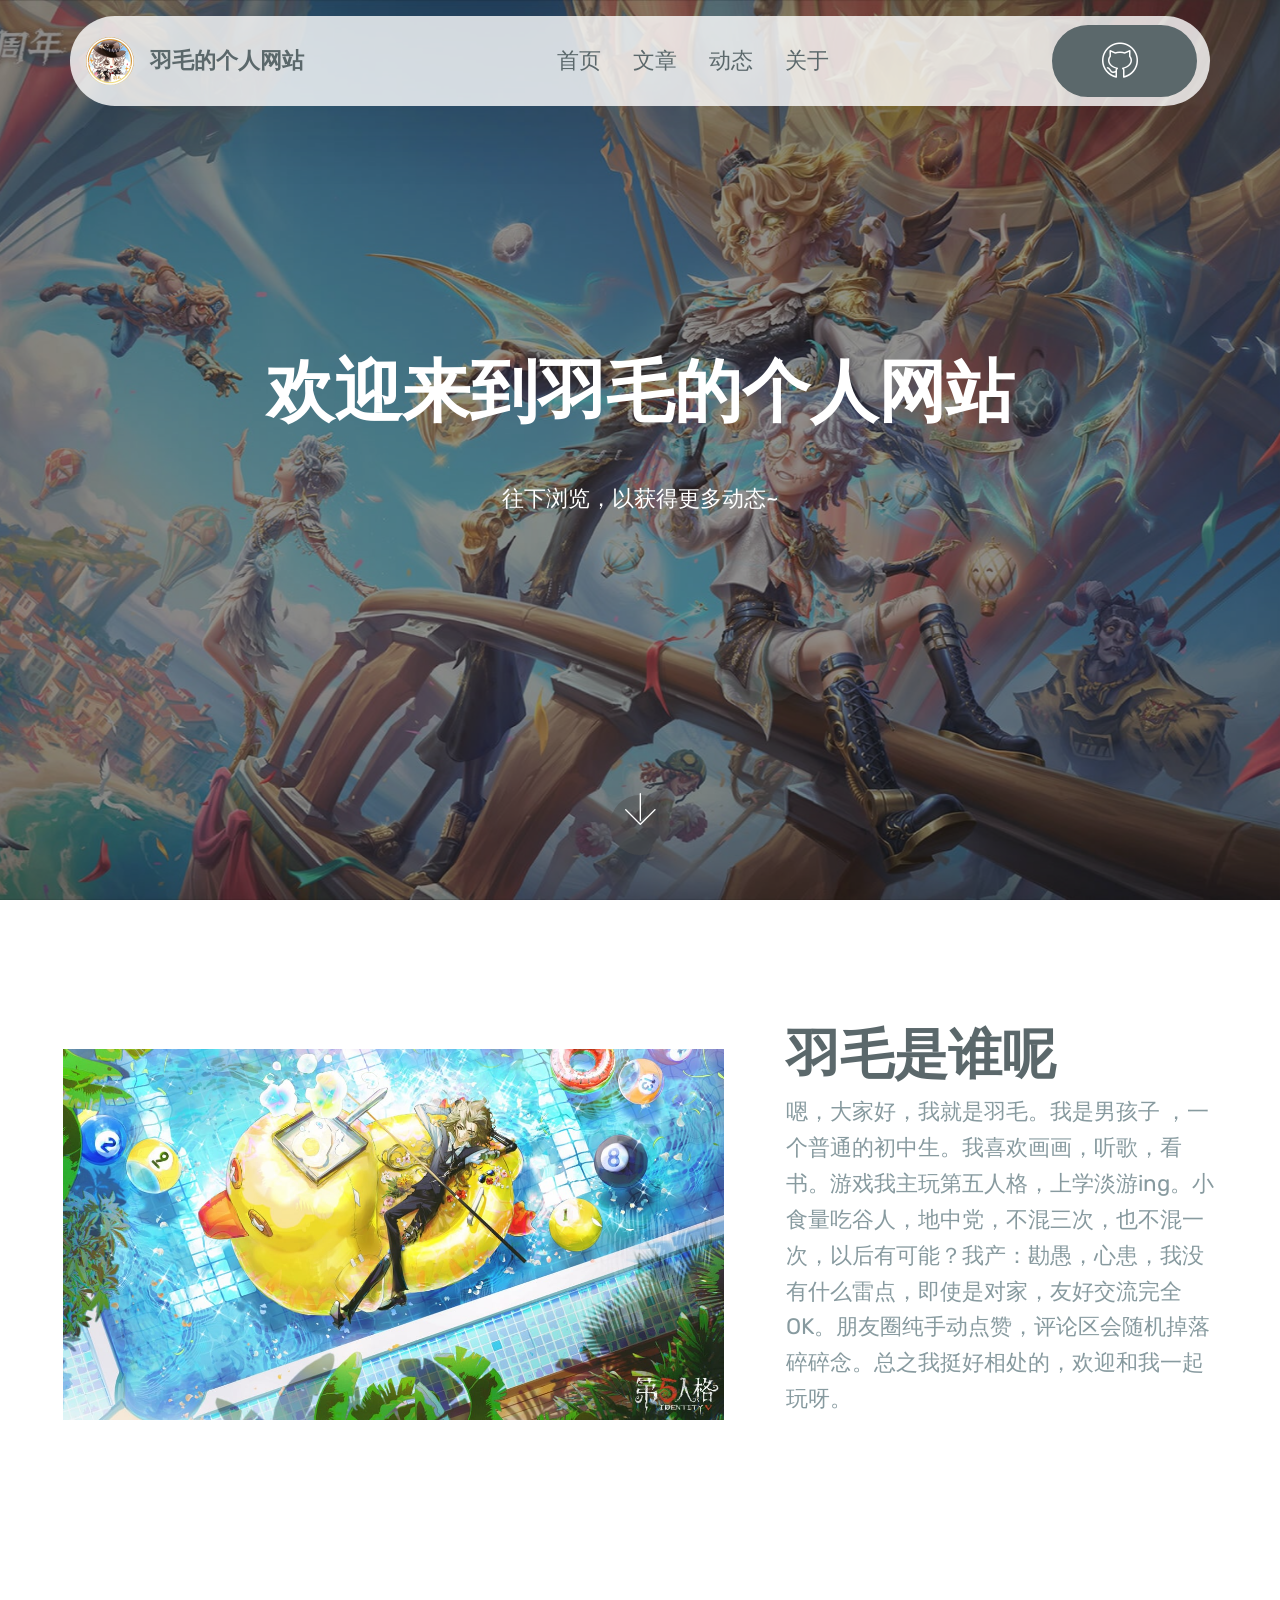
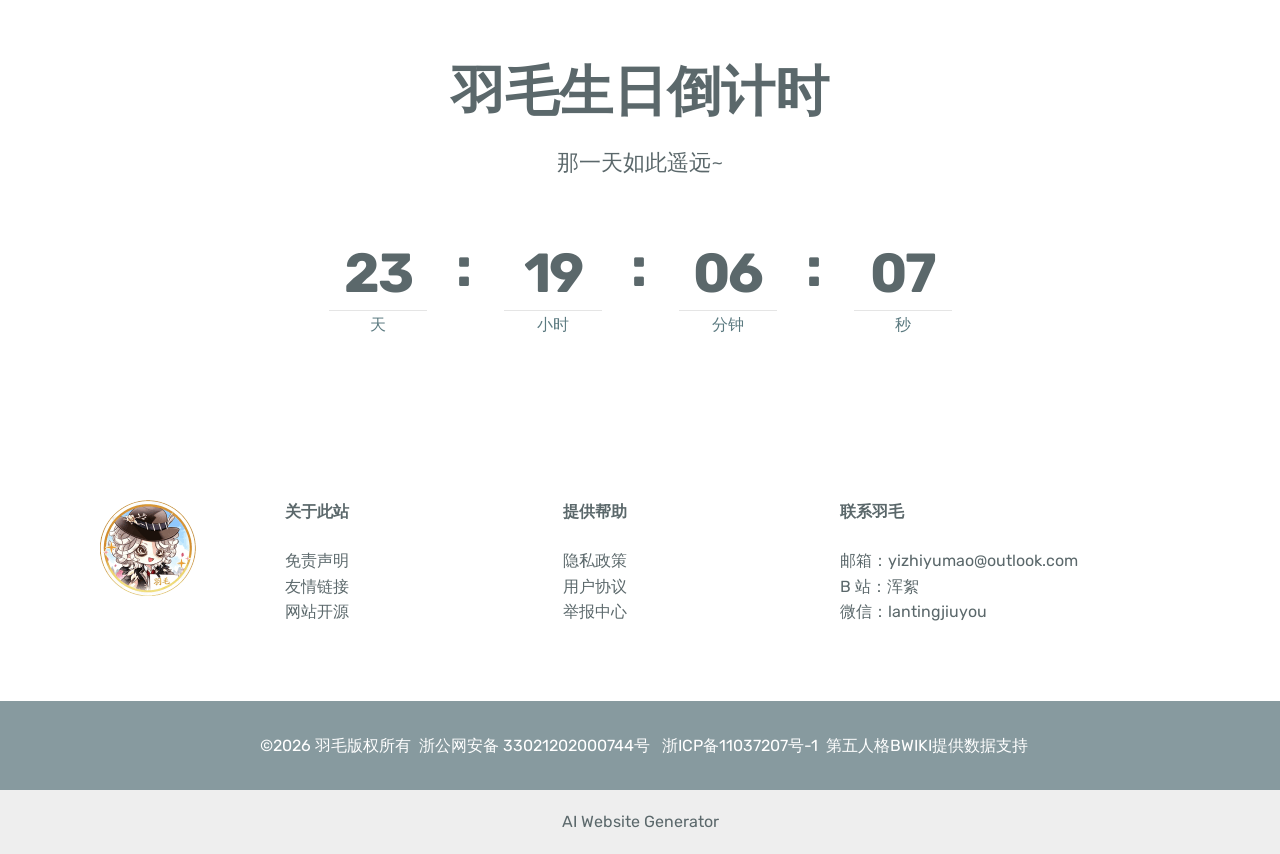
<file: index.html>
﻿<!DOCTYPE html>
<html  >
<head>
  <!-- Site made with yumao,https://ymwiki.github.io/ -->
  <meta charset="UTF-8">
  <meta http-equiv="X-UA-Compatible" content="IE=edge">
  <meta name="generator" content="Mobirise v6.1.12, mobirise.com">
  <meta name="viewport" content="width=device-width, initial-scale=1, minimum-scale=1">
  <link rel="shortcut icon" href="assets/images/image.png-96x96.png" type="image/x-icon">
  <meta name="description" content="羽毛的个人网站">
  <script defer src="https://cloud.umami.is/script.js" data-website-id="f229c1d0-e72e-46b7-917f-e3f024e89900"></script>
  
  <title>羽毛的个人网站</title>
  <link rel="stylesheet" href="assets/web/assets/mobirise-icons/mobirise-icons.css">
  <link rel="stylesheet" href="assets/bootstrap/css/bootstrap.min.css">
  <link rel="stylesheet" href="assets/bootstrap/css/bootstrap-grid.min.css">
  <link rel="stylesheet" href="assets/bootstrap/css/bootstrap-reboot.min.css">
  <link rel="stylesheet" href="assets/tether/tether.min.css">
  <link rel="stylesheet" href="assets/dropdown/css/style.css">
  <link rel="stylesheet" href="assets/socicon/css/styles.css">
  <link rel="stylesheet" href="assets/theme/css/style.css">
  <link rel="preload" href="https://fonts.googleapis.com/css?family=Rubik:300,300i,400,400i,500,500i,700,700i,900,900i&display=swap" as="style" onload="this.onload=null;this.rel='stylesheet'">
  <noscript><link rel="stylesheet" href="https://fonts.googleapis.com/css?family=Rubik:300,300i,400,400i,500,500i,700,700i,900,900i&display=swap"></noscript>
  <link rel="preload" as="style" href="assets/mobirise/css/mbr-additional.css?v=57A3hQ"><link rel="stylesheet" href="assets/mobirise/css/mbr-additional.css?v=57A3hQ" type="text/css">

  
  
  
</head>
<body>
  
  <section class="menu menu5 cid-uEL78Du2ur" once="menu" id="menu05-l">
	

	<nav class="navbar navbar-dropdown navbar-fixed-top navbar-expand-lg">
		<div class="container">
			<div class="navbar-brand">
				<span class="navbar-logo">
					<a href="index.html">
						<img src="assets/images/image.png-96x96.png" alt="羽毛" style="height: 3rem;">
					</a>
				</span>
				<span class="navbar-caption-wrap"><a class="navbar-caption text-danger display-5">羽毛的个人网站</a></span>
			</div>
			<button class="navbar-toggler" type="button" data-toggle="collapse" data-bs-toggle="collapse" data-target="#navbarSupportedContent" data-bs-target="#navbarSupportedContent" aria-controls="navbarNavAltMarkup" aria-expanded="false" aria-label="Toggle navigation">
				<div class="hamburger">
					<span></span>
					<span></span>
					<span></span>
					<span></span>
				</div>
			</button>
			<div class="collapse navbar-collapse" id="navbarSupportedContent">
				<ul class="navbar-nav nav-dropdown" data-app-modern-menu="true"><li class="nav-item">
						<a class="nav-link link text-danger text-primary display-5" href="index.html#header2-s">首页</a>
					</li>
					<li class="nav-item">
						<a class="nav-link link text-danger text-primary display-5" href="index.html#features17-21" aria-expanded="false">文章</a>
					</li>
					<li class="nav-item"><a class="nav-link link text-danger text-primary display-5" href="index.html#countdown1-1u">动态</a></li><li class="nav-item">
						<a class="nav-link link text-danger display-5" href="index.html#footer3-z">关于</a>
					</li></ul>
				<div class="navbar-buttons mbr-section-btn"><a class="btn btn-danger display-5" href="https://github.com/ymwiki/" target="_blank"><span class="mbri-github mbr-iconfont mbr-iconfont-btn"></span></a></div>
			</div>
		</div>
	</nav>
</section>

<section class="cid-uFzHqeNHWe mbr-fullscreen mbr-parallax-background" id="header2-s">

    

    <div class="mbr-overlay" style="opacity: 0.5; background-color: rgb(35, 35, 35);"></div>

    <div class="container align-center">
        <div class="row justify-content-md-center">
            <div class="mbr-white col-md-10">
                <h1 class="mbr-section-title mbr-bold pb-3 mbr-fonts-style display-1">欢迎来到羽毛的个人网站</h1>
                <h3 class="mbr-section-subtitle align-center mbr-light pb-3 mbr-fonts-style display-2"></h3>
                <p class="mbr-text pb-3 mbr-fonts-style display-5">往下浏览，以获得更多动态~</p>
                
            </div>
        </div>
    </div>
    <div class="mbr-arrow hidden-sm-down" aria-hidden="true">
        <a href="#next">
            <i class="mbri-down mbr-iconfont"></i>
        </a>
    </div>
</section>

<section class="features17 cid-uHtK2E7dHL" id="features17-21">
    

    
    
    <div class="container-fluid">
        <div class="content-wrapper">
            <div class="row align-items-center">
                <div class="col-12 col-lg-7">
                    <div class="image-wrapper">
                        <img src="assets/images/5etkuapjy2jsl6o5mps0iq9feivzrmq-1306x735.jpg" alt="羽毛">
                    </div>
                </div>
                <div class="col-12 col-lg">
                    <div class="text-wrapper">
                        <h6 class="card-title mbr-fonts-style display-2"><strong>羽毛是谁呢</strong></h6>
                        <p class="mbr-text mbr-fonts-style mb-4 display-5">嗯，大家好，我就是羽毛。我是男孩子 ，一个普通的初中生。我喜欢画画，听歌，看书。游戏我主玩第五人格，上学淡游ing。小食量吃谷人，地中党，不混三次，也不混一次，以后有可能？我产：勘愚，心患，我没有什么雷点，即使是对家，友好交流完全 OK。朋友圈纯手动点赞，评论区会随机掉落碎碎念。总之我挺好相处的，欢迎和我一起玩呀。<br></p>
                        
                    </div>
                </div>
            </div>
        </div>
    </div>
</section>

<section class="countdown1 cid-uGnxId0BdF" id="countdown1-1u">
    
    
    
    <div class="container ">
        <h2 class="mbr-section-title pb-3 align-center mbr-fonts-style display-2"><strong>羽毛生日倒计时</strong></h2>
        <h3 class="mbr-section-subtitle align-center mbr-fonts-style display-5">那一天如此遥远~</h3>
        
    </div>
    <div class="container countdown-cont align-center">
        <div class="daysCountdown col-xs-3 col-sm-3 col-md-3" title="天"></div>
        <div class="hoursCountdown col-xs-3 col-sm-3 col-md-3" title="小时"></div> 
        <div class="minutesCountdown col-xs-3 col-sm-3 col-md-3" title="分钟"></div> 
        <div class="secondsCountdown col-xs-3 col-sm-3 col-md-3" title="秒"></div>
        <div class="countdown pt-5 mt-2" data-due-date="2026/12/29"> 
        </div>
    </div>
</section>

<section class="footer3 cid-uG8d6Pg2Tj" id="footer3-z">

    

    

    <div class="container">
        <div class="media-container-row content">
            <div class="col-md-2 col-sm-4">
                <div class="mb-3 img-logo">
                    <a href="https://id5.163.com/index.html" target="_blank">
                         <img src="assets/images/image.png-96x96.png" alt="第五">
                    </a>
                </div>
                <p class="mbr-fonts-style foot-logo display-7"></p>
            </div>
            <div class="col-md-3 col-sm-4">
                <p class="mb-4 mbr-fonts-style foot-title display-7"><strong>关于此站</strong></p>
                <p class="mbr-text mbr-links-column mbr-fonts-style display-7"><a href="myym.html#step1-1g" class="text-danger text-primary" target="_blank">免责声明</a><br><a href="https://dwrg.wiki/" class="text-danger text-primary" target="_blank">友情链接</a><br><a href="https://github.com/ymwiki/ymwiki.github.io/" class="text-danger" target="_blank">网站开源</a></p>
            </div>
            <div class="col-md-3 col-sm-4">
                <p class="mb-4 mbr-fonts-style foot-title display-7"><strong>提供帮助</strong></p>
                <p class="mbr-text mbr-fonts-style mbr-links-column display-7"><a href="myym.html#step1-1h" class="text-danger text-primary" target="_blank">隐私政策</a><br><a href="myym.html#step1-1a" class="text-danger text-primary" target="_blank">用户协议</a><br><a href="https://www.12377.cn/" class="text-danger" target="_blank">举报中心</a></p>
            </div>
            <div class="col-md-4 col-sm-12">
                <p class="mb-4 mbr-fonts-style foot-title display-7"><strong>联系羽毛</strong></p>
                <p class="mbr-text form-text mbr-fonts-style display-7">邮箱：<a href="mailto:yizhiyumao@outlook.com" class="text-danger">yizhiyumao@outlook.com</a><br>B 站：<a href="https://space.bilibili.com/3546590050519867?spm_id_from=333.337.0.0" class="text-danger" target="_blank">浑絮</a><br>微信：lantingjiuyou<br></p>
                

            </div>
        </div>
        
    </div>
</section>

<section class="footer4 cid-uEL0j9SiN2" once="footers" id="footer04-k">

    

    

    <div class="container">
        <div class="media-container-row align-center mbr-white">
            <div class="col-12">
                <p class="mbr-text mb-0 mbr-fonts-style display-7">&nbsp;&nbsp;<a href="https://register.ccopyright.com.cn/query.html" class="text-white" target="_blank">©2026 羽毛版权所有&nbsp;</a> <a href="https://beian.mps.gov.cn/#/query/webSearch?code=33021202000744" class="text-white text-primary" target="_blank">浙公网安备 33021202000744号</a>&nbsp; &nbsp;<a href="https://beian.miit.gov.cn/#/Integrated/index" class="text-white" target="_blank">浙ICP备11037207号-1</a>&nbsp; <a href="https://dwrg.wiki/" class="text-white" target="_blank">第五人格BWIKI提供数据支持</a><br></p>
            </div>
        </div>
    </div>
</section><section class="display-7" style="padding: 0;align-items: center;justify-content: center;flex-wrap: wrap;    align-content: center;display: flex;position: relative;height: 4rem;"><a href="https://mobiri.se/" style="flex: 1 1;height: 4rem;position: absolute;width: 100%;z-index: 1;"><img alt="" style="height: 4rem;" src="[data-uri]"></a><p style="margin: 0;text-align: center;" class="display-7">&#8204;</p><a style="z-index:1" href="https://mobirise.com/builder/ai-website-generator.html">AI Website Generator</a></section><script src="assets/popper/popper.min.js"></script>  <script src="assets/web/assets/jquery/jquery.min.js"></script>  <script src="assets/bootstrap/js/bootstrap.min.js"></script>  <script src="assets/tether/tether.min.js"></script>  <script src="assets/smoothscroll/smooth-scroll.js"></script>  <script src="assets/dropdown/js/nav-dropdown.js"></script>  <script src="assets/dropdown/js/navbar-dropdown.js"></script>  <script src="assets/touchswipe/jquery.touch-swipe.min.js"></script>  <script src="assets/parallax/jarallax.min.js"></script>  <script src="assets/countdown/jquery.countdown.min.js"></script>  <script src="assets/theme/js/script.js"></script>  <script src="assets/formoid/formoid.min.js"></script>  
  
  
</body>
</html>
</file>
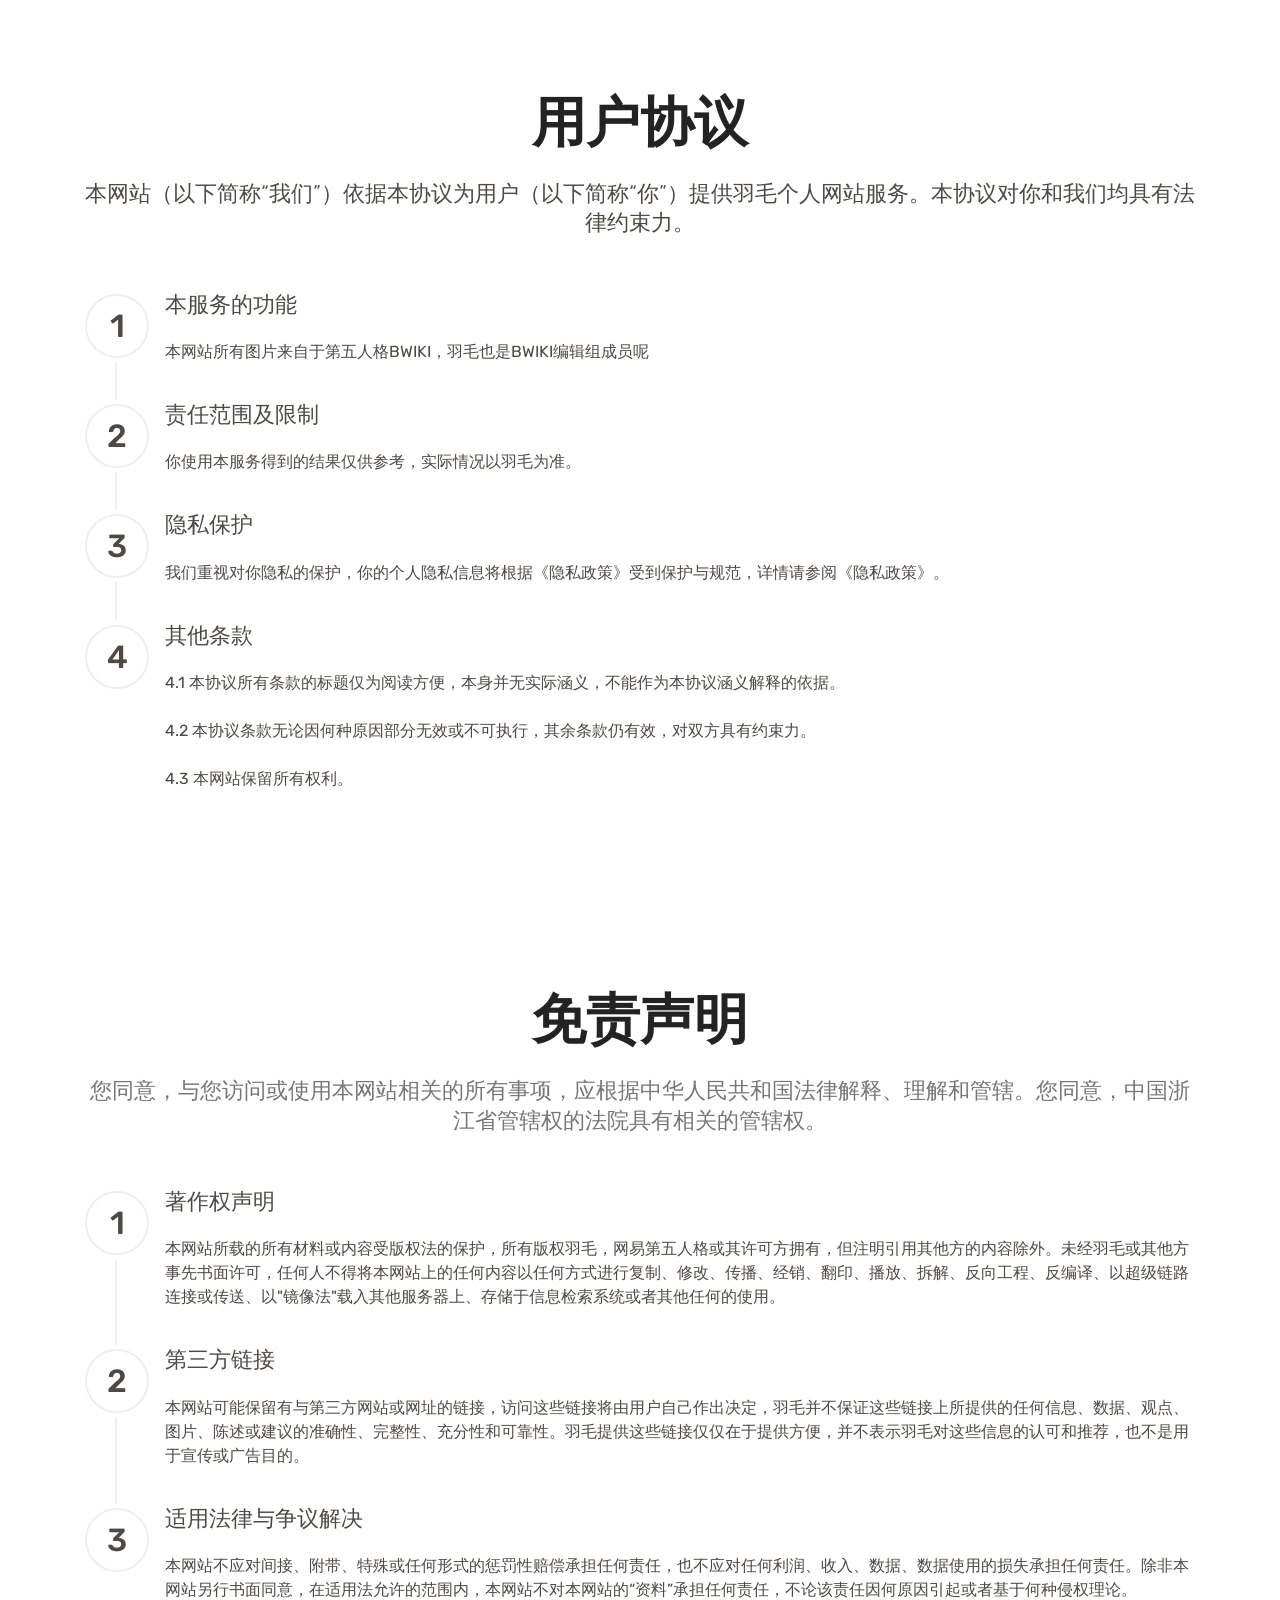
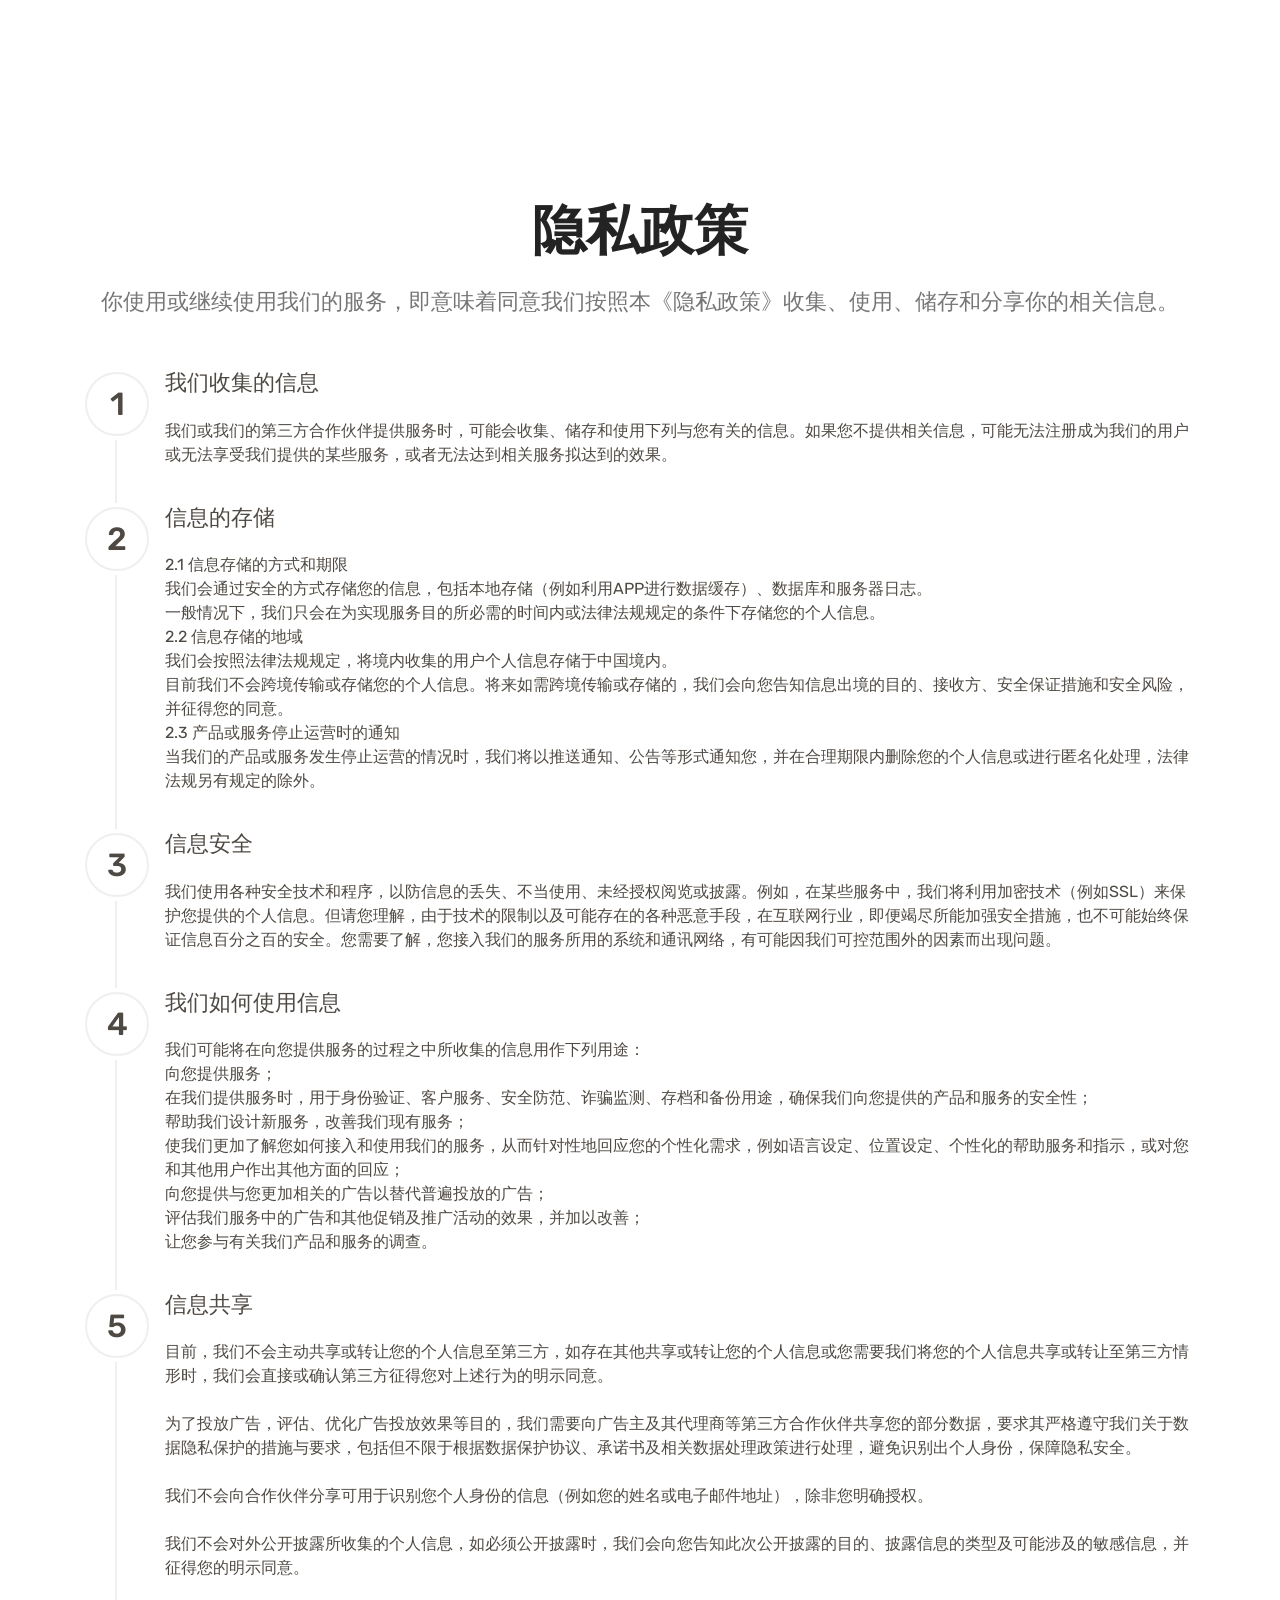
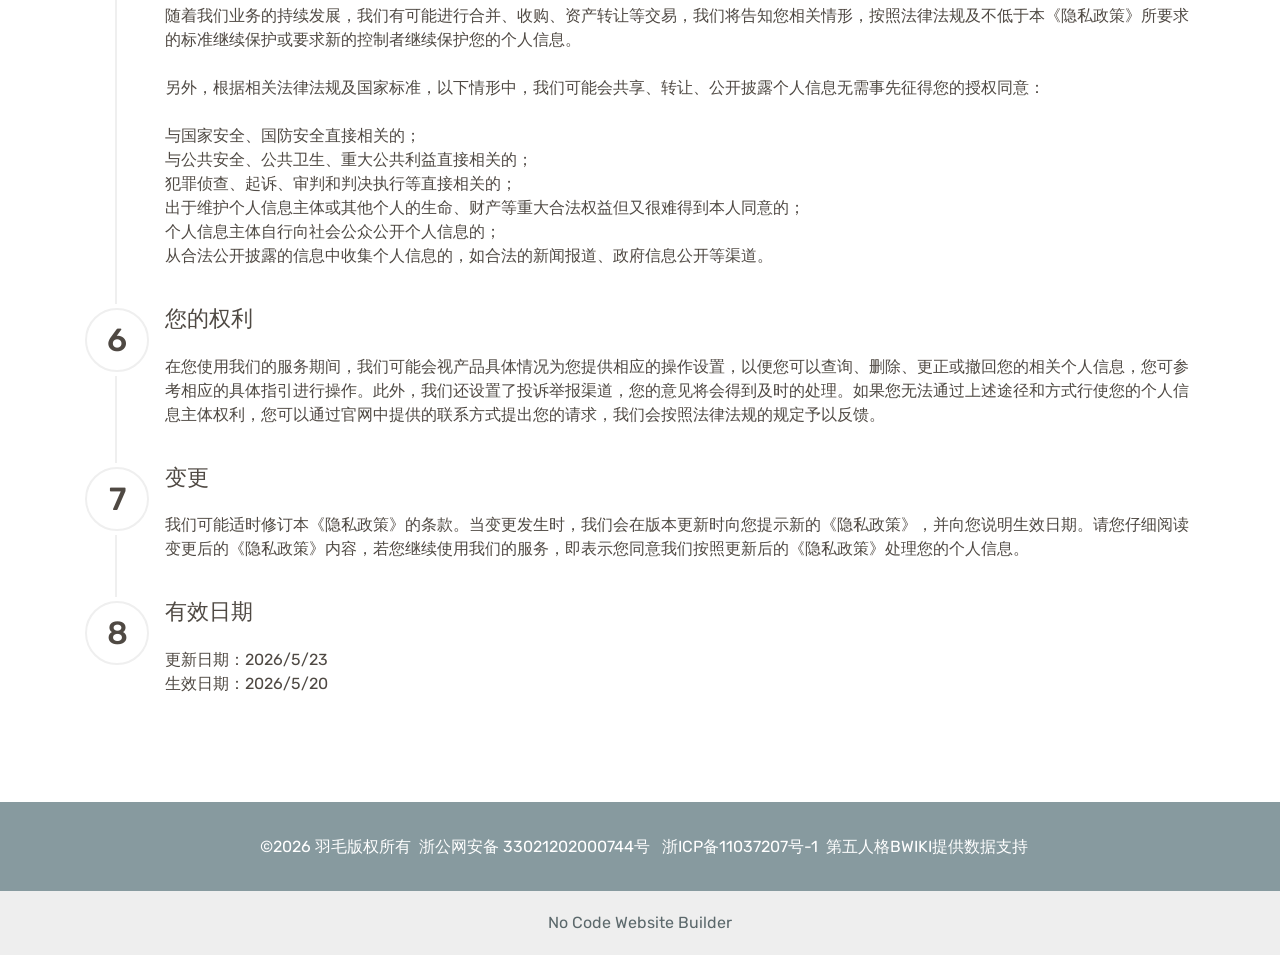
<file: myym.html>
<!DOCTYPE html>
<html  >
<head>
  <!-- Site made with Mobirise Website Builder v6.1.12, https://mobirise.com -->
  <meta charset="UTF-8">
  <meta http-equiv="X-UA-Compatible" content="IE=edge">
  <meta name="generator" content="Mobirise v6.1.12, mobirise.com">
  <meta name="viewport" content="width=device-width, initial-scale=1, minimum-scale=1">
  <link rel="shortcut icon" href="assets/images/image.png-96x96.png" type="image/x-icon">
  <meta name="description" content="用户协议 免责声明 隐私政策">
  
  
  <title>用户协议 免责声明 隐私政策</title>
  <link rel="stylesheet" href="assets/bootstrap/css/bootstrap.min.css">
  <link rel="stylesheet" href="assets/bootstrap/css/bootstrap-grid.min.css">
  <link rel="stylesheet" href="assets/bootstrap/css/bootstrap-reboot.min.css">
  <link rel="stylesheet" href="assets/tether/tether.min.css">
  <link rel="stylesheet" href="assets/theme/css/style.css">
  <link rel="preload" href="https://fonts.googleapis.com/css?family=Rubik:300,300i,400,400i,500,500i,700,700i,900,900i&display=swap" as="style" onload="this.onload=null;this.rel='stylesheet'">
  <noscript><link rel="stylesheet" href="https://fonts.googleapis.com/css?family=Rubik:300,300i,400,400i,500,500i,700,700i,900,900i&display=swap"></noscript>
  <link rel="preload" as="style" href="assets/mobirise/css/mbr-additional.css?v=0pIJji"><link rel="stylesheet" href="assets/mobirise/css/mbr-additional.css?v=0pIJji" type="text/css">

  
  
  
</head>
<body>
  
  <section class="step1 cid-uG9Un975F1" id="step1-1a">

    

    
    
    <div class="container">
        <h2 class="mbr-section-title pb-3 mbr-fonts-style align-center display-2"><strong>用户协议</strong></h2>
        <h3 class="mbr-section-subtitle pb-5 mbr-fonts-style align-center display-5">本网站（以下简称“我们”）依据本协议为用户（以下简称“你”）提供羽毛个人网站服务。本协议对你和我们均具有法律约束力。</h3>
        <div class="step-container">
            <div class="card separline pb-4">
                <div class="step-element d-flex">
                    <div class="step-wrapper pr-3">
                        <h3 class="step d-flex align-items-center justify-content-center">
                            1
                        </h3>
                    </div>          
                    <div class="step-text-content">
                        <h4 class="mbr-step-title pb-3 mbr-fonts-style display-5">本服务的功能</h4>
                        <p class="mbr-step-text mbr-fonts-style display-7">本网站所有图片来自于第五人格BWIKI，羽毛也是BWIKI编辑组成员呢</p>
                    </div>
                </div>
            </div>

            <div class="card separline pb-4">
                <div class="step-element d-flex">
                    <div class="step-wrapper pr-3">
                        <h3 class="step d-flex align-items-center justify-content-center">
                            2
                        </h3>
                    </div>          
                    <div class="step-text-content">
                        <h4 class="mbr-step-title pb-3 mbr-fonts-style display-5">责任范围及限制</h4>
                        <p class="mbr-step-text mbr-fonts-style display-7">你使用本服务得到的结果仅供参考，实际情况以羽毛为准。</p>
                    </div>
                </div>
            </div>

            <div class="card separline pb-4">
                <div class="step-element d-flex">
                    <div class="step-wrapper pr-3">
                        <h3 class="step d-flex align-items-center justify-content-center">
                            3
                        </h3>
                    </div>          
                    <div class="step-text-content">
                        <h4 class="mbr-step-title pb-3 mbr-fonts-style display-5">隐私保护</h4>
                        <p class="mbr-step-text mbr-fonts-style display-7">我们重视对你隐私的保护，你的个人隐私信息将根据《隐私政策》受到保护与规范，详情请参阅《隐私政策》。</p>
                    </div>
                </div>
            </div>

            <div class="card">
                <div class="step-element d-flex">
                    <div class="step-wrapper pr-3">
                        <h3 class="step d-flex align-items-center justify-content-center">
                            4
                        </h3>
                    </div>          
                    <div class="step-text-content">
                        <h4 class="mbr-step-title pb-3 mbr-fonts-style display-5">其他条款</h4>
                        <p class="mbr-step-text mbr-fonts-style display-7">4.1 本协议所有条款的标题仅为阅读方便，本身并无实际涵义，不能作为本协议涵义解释的依据。
<br>
<br>4.2 本协议条款无论因何种原因部分无效或不可执行，其余条款仍有效，对双方具有约束力。<br><br>4.3 本网站保留所有权利。</p>
                    </div>
                </div>
            </div>
            
            
            
            
            
            
            
            
            
            
        </div>
    </div>
</section>

<section class="step1 cid-uGa3LfMQrT" id="step1-1g">

    

    
    
    <div class="container">
        <h2 class="mbr-section-title pb-3 mbr-fonts-style align-center display-2"><strong>免责声明</strong></h2>
        <h3 class="mbr-section-subtitle pb-5 mbr-fonts-style align-center display-5">您同意，与您访问或使用本网站相关的所有事项，应根据中华人民共和国法律解释、理解和管辖。您同意，中国浙江省管辖权的法院具有相关的管辖权。</h3>
        <div class="step-container">
            <div class="card separline pb-4">
                <div class="step-element d-flex">
                    <div class="step-wrapper pr-3">
                        <h3 class="step d-flex align-items-center justify-content-center">
                            1
                        </h3>
                    </div>          
                    <div class="step-text-content">
                        <h4 class="mbr-step-title pb-3 mbr-fonts-style display-5">著作权声明</h4>
                        <p class="mbr-step-text mbr-fonts-style display-7">本网站所载的所有材料或内容受版权法的保护，所有版权羽毛，网易第五人格或其许可方拥有，但注明引用其他方的内容除外。未经羽毛或其他方事先书面许可，任何人不得将本网站上的任何内容以任何方式进行复制、修改、传播、经销、翻印、播放、拆解、反向工程、反编译、以超级链路连接或传送、以"镜像法"载入其他服务器上、存储于信息检索系统或者其他任何的使用。</p>
                    </div>
                </div>
            </div>

            <div class="card separline pb-4">
                <div class="step-element d-flex">
                    <div class="step-wrapper pr-3">
                        <h3 class="step d-flex align-items-center justify-content-center">
                            2
                        </h3>
                    </div>          
                    <div class="step-text-content">
                        <h4 class="mbr-step-title pb-3 mbr-fonts-style display-5">第三方链接</h4>
                        <p class="mbr-step-text mbr-fonts-style display-7">本网站可能保留有与第三方网站或网址的链接，访问这些链接将由用户自己作出决定，羽毛并不保证这些链接上所提供的任何信息、数据、观点、图片、陈述或建议的准确性、完整性、充分性和可靠性。羽毛提供这些链接仅仅在于提供方便，并不表示羽毛对这些信息的认可和推荐，也不是用于宣传或广告目的。</p>
                    </div>
                </div>
            </div>

            <div class="card">
                <div class="step-element d-flex">
                    <div class="step-wrapper pr-3">
                        <h3 class="step d-flex align-items-center justify-content-center">
                            3
                        </h3>
                    </div>          
                    <div class="step-text-content">
                        <h4 class="mbr-step-title pb-3 mbr-fonts-style display-5">适用法律与争议解决</h4>
                        <p class="mbr-step-text mbr-fonts-style display-7">本网站不应对间接、附带、特殊或任何形式的惩罚性赔偿承担任何责任，也不应对任何利润、收入、数据、数据使用的损失承担任何责任。除非本网站另行书面同意，在适用法允许的范围内，本网站不对本网站的“资料”承担任何责任，不论该责任因何原因引起或者基于何种侵权理论。</p>
                    </div>
                </div>
            </div>

            
            
            
            
            
            
            
            
            
            
            
        </div>
    </div>
</section>

<section class="step1 cid-uGa5E5z4Po" id="step1-1h">

    

    
    
    <div class="container">
        <h2 class="mbr-section-title pb-3 mbr-fonts-style align-center display-2"><strong>隐私政策</strong></h2>
        <h3 class="mbr-section-subtitle pb-5 mbr-fonts-style align-center display-5">你使用或继续使用我们的服务，即意味着同意我们按照本《隐私政策》收集、使用、储存和分享你的相关信息。</h3>
        <div class="step-container">
            <div class="card separline pb-4">
                <div class="step-element d-flex">
                    <div class="step-wrapper pr-3">
                        <h3 class="step d-flex align-items-center justify-content-center">
                            1
                        </h3>
                    </div>          
                    <div class="step-text-content">
                        <h4 class="mbr-step-title pb-3 mbr-fonts-style display-5">我们收集的信息</h4>
                        <p class="mbr-step-text mbr-fonts-style display-7">我们或我们的第三方合作伙伴提供服务时，可能会收集、储存和使用下列与您有关的信息。如果您不提供相关信息，可能无法注册成为我们的用户或无法享受我们提供的某些服务，或者无法达到相关服务拟达到的效果。</p>
                    </div>
                </div>
            </div>

            <div class="card separline pb-4">
                <div class="step-element d-flex">
                    <div class="step-wrapper pr-3">
                        <h3 class="step d-flex align-items-center justify-content-center">
                            2
                        </h3>
                    </div>          
                    <div class="step-text-content">
                        <h4 class="mbr-step-title pb-3 mbr-fonts-style display-5">信息的存储</h4>
                        <p class="mbr-step-text mbr-fonts-style display-7">2.1 信息存储的方式和期限
<br>我们会通过安全的方式存储您的信息，包括本地存储（例如利用APP进行数据缓存）、数据库和服务器日志。
<br>一般情况下，我们只会在为实现服务目的所必需的时间内或法律法规规定的条件下存储您的个人信息。
<br>2.2 信息存储的地域
<br>我们会按照法律法规规定，将境内收集的用户个人信息存储于中国境内。
<br>目前我们不会跨境传输或存储您的个人信息。将来如需跨境传输或存储的，我们会向您告知信息出境的目的、接收方、安全保证措施和安全风险，并征得您的同意。
<br>2.3 产品或服务停止运营时的通知
<br>当我们的产品或服务发生停止运营的情况时，我们将以推送通知、公告等形式通知您，并在合理期限内删除您的个人信息或进行匿名化处理，法律法规另有规定的除外。</p>
                    </div>
                </div>
            </div>

            <div class="card separline pb-4">
                <div class="step-element d-flex">
                    <div class="step-wrapper pr-3">
                        <h3 class="step d-flex align-items-center justify-content-center">
                            3
                        </h3>
                    </div>          
                    <div class="step-text-content">
                        <h4 class="mbr-step-title pb-3 mbr-fonts-style display-5">信息安全</h4>
                        <p class="mbr-step-text mbr-fonts-style display-7">我们使用各种安全技术和程序，以防信息的丢失、不当使用、未经授权阅览或披露。例如，在某些服务中，我们将利用加密技术（例如SSL）来保护您提供的个人信息。但请您理解，由于技术的限制以及可能存在的各种恶意手段，在互联网行业，即便竭尽所能加强安全措施，也不可能始终保证信息百分之百的安全。您需要了解，您接入我们的服务所用的系统和通讯网络，有可能因我们可控范围外的因素而出现问题。</p>
                    </div>
                </div>
            </div>

            <div class="card separline pb-4">
                <div class="step-element d-flex">
                    <div class="step-wrapper pr-3">
                        <h3 class="step d-flex align-items-center justify-content-center">
                            4
                        </h3>
                    </div>          
                    <div class="step-text-content">
                        <h4 class="mbr-step-title pb-3 mbr-fonts-style display-5">我们如何使用信息</h4>
                        <p class="mbr-step-text mbr-fonts-style display-7">我们可能将在向您提供服务的过程之中所收集的信息用作下列用途：
<br>向您提供服务；
<br>在我们提供服务时，用于身份验证、客户服务、安全防范、诈骗监测、存档和备份用途，确保我们向您提供的产品和服务的安全性；
<br>帮助我们设计新服务，改善我们现有服务；
<br>使我们更加了解您如何接入和使用我们的服务，从而针对性地回应您的个性化需求，例如语言设定、位置设定、个性化的帮助服务和指示，或对您和其他用户作出其他方面的回应；
<br>向您提供与您更加相关的广告以替代普遍投放的广告；
<br>评估我们服务中的广告和其他促销及推广活动的效果，并加以改善；<br>让您参与有关我们产品和服务的调查。</p>
                    </div>
                </div>
            </div>
            
            <div class="card separline pb-4">
                <div class="step-element d-flex">
                    <div class="step-wrapper pr-3">
                        <h3 class="step d-flex align-items-center justify-content-center">
                            5
                        </h3>
                    </div>          
                    <div class="step-text-content">
                        <h4 class="mbr-step-title pb-3 mbr-fonts-style display-5">信息共享</h4>
                        <p class="mbr-step-text mbr-fonts-style display-7">目前，我们不会主动共享或转让您的个人信息至第三方，如存在其他共享或转让您的个人信息或您需要我们将您的个人信息共享或转让至第三方情形时，我们会直接或确认第三方征得您对上述行为的明示同意。
<br>
<br>为了投放广告，评估、优化广告投放效果等目的，我们需要向广告主及其代理商等第三方合作伙伴共享您的部分数据，要求其严格遵守我们关于数据隐私保护的措施与要求，包括但不限于根据数据保护协议、承诺书及相关数据处理政策进行处理，避免识别出个人身份，保障隐私安全。
<br>
<br>我们不会向合作伙伴分享可用于识别您个人身份的信息（例如您的姓名或电子邮件地址），除非您明确授权。
<br>
<br>我们不会对外公开披露所收集的个人信息，如必须公开披露时，我们会向您告知此次公开披露的目的、披露信息的类型及可能涉及的敏感信息，并征得您的明示同意。
<br>
<br>随着我们业务的持续发展，我们有可能进行合并、收购、资产转让等交易，我们将告知您相关情形，按照法律法规及不低于本《隐私政策》所要求的标准继续保护或要求新的控制者继续保护您的个人信息。
<br>
<br>另外，根据相关法律法规及国家标准，以下情形中，我们可能会共享、转让、公开披露个人信息无需事先征得您的授权同意：
<br>
<br>与国家安全、国防安全直接相关的；
<br>与公共安全、公共卫生、重大公共利益直接相关的；
<br>犯罪侦查、起诉、审判和判决执行等直接相关的；
<br>出于维护个人信息主体或其他个人的生命、财产等重大合法权益但又很难得到本人同意的；
<br>个人信息主体自行向社会公众公开个人信息的；
<br>从合法公开披露的信息中收集个人信息的，如合法的新闻报道、政府信息公开等渠道。</p>
                    </div>
                </div>
            </div>
            
            <div class="card separline pb-4">
                <div class="step-element d-flex">
                    <div class="step-wrapper pr-3">
                        <h3 class="step d-flex align-items-center justify-content-center">
                            6
                        </h3>
                    </div>          
                    <div class="step-text-content">
                        <h4 class="mbr-step-title pb-3 mbr-fonts-style display-5">您的权利</h4>
                        <p class="mbr-step-text mbr-fonts-style display-7">在您使用我们的服务期间，我们可能会视产品具体情况为您提供相应的操作设置，以便您可以查询、删除、更正或撤回您的相关个人信息，您可参考相应的具体指引进行操作。此外，我们还设置了投诉举报渠道，您的意见将会得到及时的处理。如果您无法通过上述途径和方式行使您的个人信息主体权利，您可以通过官网中提供的联系方式提出您的请求，我们会按照法律法规的规定予以反馈。</p>
                    </div>
                </div>
            </div>
            
            <div class="card separline pb-4">
                <div class="step-element d-flex">
                    <div class="step-wrapper pr-3">
                        <h3 class="step d-flex align-items-center justify-content-center">
                            7
                        </h3>
                    </div>          
                    <div class="step-text-content">
                        <h4 class="mbr-step-title pb-3 mbr-fonts-style display-5">变更</h4>
                        <p class="mbr-step-text mbr-fonts-style display-7">我们可能适时修订本《隐私政策》的条款。当变更发生时，我们会在版本更新时向您提示新的《隐私政策》，并向您说明生效日期。请您仔细阅读变更后的《隐私政策》内容，若您继续使用我们的服务，即表示您同意我们按照更新后的《隐私政策》处理您的个人信息。</p>
                    </div>
                </div>
            </div>
            
            <div class="card">
                <div class="step-element d-flex">
                    <div class="step-wrapper pr-3">
                        <h3 class="step d-flex align-items-center justify-content-center">
                            8
                        </h3>
                    </div>          
                    <div class="step-text-content">
                        <h4 class="mbr-step-title pb-3 mbr-fonts-style display-5">有效日期</h4>
                        <p class="mbr-step-text mbr-fonts-style display-7">更新日期：2026/5/23<br>生效日期：2026/5/20</p>
                    </div>
                </div>
            </div>
            
            
        </div>
    </div>
</section>

<section class="footer4 cid-uEL0j9SiN2" once="footers" id="footer04-19">

    

    

    <div class="container">
        <div class="media-container-row align-center mbr-white">
            <div class="col-12">
                <p class="mbr-text mb-0 mbr-fonts-style display-7">&nbsp;&nbsp;<a href="https://register.ccopyright.com.cn/query.html" class="text-white" target="_blank">©2026 羽毛版权所有&nbsp;</a> <a href="https://beian.mps.gov.cn/#/query/webSearch?code=33021202000744" class="text-white text-primary" target="_blank">浙公网安备 33021202000744号</a>&nbsp; &nbsp;<a href="https://beian.miit.gov.cn/#/Integrated/index" class="text-white" target="_blank">浙ICP备11037207号-1</a>&nbsp; <a href="https://dwrg.wiki/" class="text-white" target="_blank">第五人格BWIKI提供数据支持</a><br></p>
            </div>
        </div>
    </div>
</section><section class="display-7" style="padding: 0;align-items: center;justify-content: center;flex-wrap: wrap;    align-content: center;display: flex;position: relative;height: 4rem;"><a href="https://mobiri.se/" style="flex: 1 1;height: 4rem;position: absolute;width: 100%;z-index: 1;"><img alt="" style="height: 4rem;" src="[data-uri]"></a><p style="margin: 0;text-align: center;" class="display-7">&#8204;</p><a style="z-index:1" href="https://mobirise.com/builder/no-code-website-builder.html">No Code Website Builder</a></section><script src="assets/popper/popper.min.js"></script>  <script src="assets/web/assets/jquery/jquery.min.js"></script>  <script src="assets/bootstrap/js/bootstrap.min.js"></script>  <script src="assets/tether/tether.min.js"></script>  <script src="assets/smoothscroll/smooth-scroll.js"></script>  <script src="assets/theme/js/script.js"></script>  
  
  
</body>
</html>
</file>
<file: assets/web/assets/mobirise-icons/mobirise-icons.css>
@font-face {
  font-family: 'MobiriseIcons';
  src:  url('mobirise-icons.eot?spat4u');
  src:  url('mobirise-icons.eot?spat4u#iefix') format('embedded-opentype'),
    url('mobirise-icons.woff2?spat4u') format('woff2'),
    url('mobirise-icons.woff?spat4u') format('woff'),
    url('mobirise-icons.ttf?spat4u') format('truetype'),
    url('mobirise-icons.svg?spat4u#MobiriseIcons') format('svg');
  font-weight: normal;
  font-style: normal;
  font-display: swap;
}

[class^="mbri-"], [class*=" mbri-"] {
  /* use !important to prevent issues with browser extensions that change fonts */
  font-family: MobiriseIcons !important;
  speak: none;
  font-style: normal;
  font-weight: normal;
  font-variant: normal;
  text-transform: none;
  line-height: 1;

  /* Better Font Rendering =========== */
  -webkit-font-smoothing: antialiased;
  -moz-osx-font-smoothing: grayscale;
}

.mbri-add-submenu:before {
  content: "\e900";
}
.mbri-alert:before {
  content: "\e901";
}
.mbri-align-center:before {
  content: "\e902";
}
.mbri-align-justify:before {
  content: "\e903";
}
.mbri-align-left:before {
  content: "\e904";
}
.mbri-align-right:before {
  content: "\e905";
}
.mbri-android:before {
  content: "\e906";
}
.mbri-apple:before {
  content: "\e907";
}
.mbri-arrow-down:before {
  content: "\e908";
}
.mbri-arrow-next:before {
  content: "\e909";
}
.mbri-arrow-prev:before {
  content: "\e90a";
}
.mbri-arrow-up:before {
  content: "\e90b";
}
.mbri-bold:before {
  content: "\e90c";
}
.mbri-bookmark:before {
  content: "\e90d";
}
.mbri-bootstrap:before {
  content: "\e90e";
}
.mbri-briefcase:before {
  content: "\e90f";
}
.mbri-browse:before {
  content: "\e910";
}
.mbri-bulleted-list:before {
  content: "\e911";
}
.mbri-calendar:before {
  content: "\e912";
}
.mbri-camera:before {
  content: "\e913";
}
.mbri-cart-add:before {
  content: "\e914";
}
.mbri-cart-full:before {
  content: "\e915";
}
.mbri-cash:before {
  content: "\e916";
}
.mbri-change-style:before {
  content: "\e917";
}
.mbri-chat:before {
  content: "\e918";
}
.mbri-clock:before {
  content: "\e919";
}
.mbri-close:before {
  content: "\e91a";
}
.mbri-cloud:before {
  content: "\e91b";
}
.mbri-code:before {
  content: "\e91c";
}
.mbri-contact-form:before {
  content: "\e91d";
}
.mbri-credit-card:before {
  content: "\e91e";
}
.mbri-cursor-click:before {
  content: "\e91f";
}
.mbri-cust-feedback:before {
  content: "\e920";
}
.mbri-database:before {
  content: "\e921";
}
.mbri-delivery:before {
  content: "\e922";
}
.mbri-desktop:before {
  content: "\e923";
}
.mbri-devices:before {
  content: "\e924";
}
.mbri-down:before {
  content: "\e925";
}
.mbri-download:before {
  content: "\e989";
}
.mbri-drag-n-drop:before {
  content: "\e927";
}
.mbri-drag-n-drop2:before {
  content: "\e928";
}
.mbri-edit:before {
  content: "\e929";
}
.mbri-edit2:before {
  content: "\e92a";
}
.mbri-error:before {
  content: "\e92b";
}
.mbri-extension:before {
  content: "\e92c";
}
.mbri-features:before {
  content: "\e92d";
}
.mbri-file:before {
  content: "\e92e";
}
.mbri-flag:before {
  content: "\e92f";
}
.mbri-folder:before {
  content: "\e930";
}
.mbri-gift:before {
  content: "\e931";
}
.mbri-github:before {
  content: "\e932";
}
.mbri-globe:before {
  content: "\e933";
}
.mbri-globe-2:before {
  content: "\e934";
}
.mbri-growing-chart:before {
  content: "\e935";
}
.mbri-hearth:before {
  content: "\e936";
}
.mbri-help:before {
  content: "\e937";
}
.mbri-home:before {
  content: "\e938";
}
.mbri-hot-cup:before {
  content: "\e939";
}
.mbri-idea:before {
  content: "\e93a";
}
.mbri-image-gallery:before {
  content: "\e93b";
}
.mbri-image-slider:before {
  content: "\e93c";
}
.mbri-info:before {
  content: "\e93d";
}
.mbri-italic:before {
  content: "\e93e";
}
.mbri-key:before {
  content: "\e93f";
}
.mbri-laptop:before {
  content: "\e940";
}
.mbri-layers:before {
  content: "\e941";
}
.mbri-left-right:before {
  content: "\e942";
}
.mbri-left:before {
  content: "\e943";
}
.mbri-letter:before {
  content: "\e944";
}
.mbri-like:before {
  content: "\e945";
}
.mbri-link:before {
  content: "\e946";
}
.mbri-lock:before {
  content: "\e947";
}
.mbri-login:before {
  content: "\e948";
}
.mbri-logout:before {
  content: "\e949";
}
.mbri-magic-stick:before {
  content: "\e94a";
}
.mbri-map-pin:before {
  content: "\e94b";
}
.mbri-menu:before {
  content: "\e94c";
}
.mbri-mobile:before {
  content: "\e94d";
}
.mbri-mobile2:before {
  content: "\e94e";
}
.mbri-mobirise:before {
  content: "\e94f";
}
.mbri-more-horizontal:before {
  content: "\e950";
}
.mbri-more-vertical:before {
  content: "\e951";
}
.mbri-music:before {
  content: "\e952";
}
.mbri-new-file:before {
  content: "\e953";
}
.mbri-numbered-list:before {
  content: "\e954";
}
.mbri-opened-folder:before {
  content: "\e955";
}
.mbri-pages:before {
  content: "\e956";
}
.mbri-paper-plane:before {
  content: "\e957";
}
.mbri-paperclip:before {
  content: "\e958";
}
.mbri-photo:before {
  content: "\e959";
}
.mbri-photos:before {
  content: "\e95a";
}
.mbri-pin:before {
  content: "\e95b";
}
.mbri-play:before {
  content: "\e95c";
}
.mbri-plus:before {
  content: "\e95d";
}
.mbri-preview:before {
  content: "\e95e";
}
.mbri-print:before {
  content: "\e95f";
}
.mbri-protect:before {
  content: "\e960";
}
.mbri-question:before {
  content: "\e961";
}
.mbri-quote-left:before {
  content: "\e962";
}
.mbri-quote-right:before {
  content: "\e963";
}
.mbri-refresh:before {
  content: "\e964";
}
.mbri-responsive:before {
  content: "\e965";
}
.mbri-right:before {
  content: "\e966";
}
.mbri-rocket:before {
  content: "\e967";
}
.mbri-sad-face:before {
  content: "\e968";
}
.mbri-sale:before {
  content: "\e969";
}
.mbri-save:before {
  content: "\e96a";
}
.mbri-search:before {
  content: "\e96b";
}
.mbri-setting:before {
  content: "\e96c";
}
.mbri-setting2:before {
  content: "\e96d";
}
.mbri-setting3:before {
  content: "\e96e";
}
.mbri-share:before {
  content: "\e96f";
}
.mbri-shopping-bag:before {
  content: "\e970";
}
.mbri-shopping-basket:before {
  content: "\e971";
}
.mbri-shopping-cart:before {
  content: "\e972";
}
.mbri-sites:before {
  content: "\e973";
}
.mbri-smile-face:before {
  content: "\e974";
}
.mbri-speed:before {
  content: "\e975";
}
.mbri-star:before {
  content: "\e976";
}
.mbri-success:before {
  content: "\e977";
}
.mbri-sun:before {
  content: "\e978";
}
.mbri-sun2:before {
  content: "\e979";
}
.mbri-tablet:before {
  content: "\e97a";
}
.mbri-tablet-vertical:before {
  content: "\e97b";
}
.mbri-target:before {
  content: "\e97c";
}
.mbri-timer:before {
  content: "\e97d";
}
.mbri-to-ftp:before {
  content: "\e97e";
}
.mbri-to-local-drive:before {
  content: "\e97f";
}
.mbri-touch-swipe:before {
  content: "\e980";
}
.mbri-touch:before {
  content: "\e981";
}
.mbri-trash:before {
  content: "\e982";
}
.mbri-underline:before {
  content: "\e983";
}
.mbri-unlink:before {
  content: "\e984";
}
.mbri-unlock:before {
  content: "\e985";
}
.mbri-up-down:before {
  content: "\e986";
}
.mbri-up:before {
  content: "\e987";
}
.mbri-update:before {
  content: "\e988";
}
.mbri-upload:before {
 content: "\e926"; 
}
.mbri-user:before {
  content: "\e98a";
}
.mbri-user2:before {
  content: "\e98b";
}
.mbri-users:before {
  content: "\e98c";
}
.mbri-video:before {
  content: "\e98d";
}
.mbri-video-play:before {
  content: "\e98e";
}
.mbri-watch:before {
  content: "\e98f";
}
.mbri-website-theme:before {
  content: "\e990";
}
.mbri-wifi:before {
  content: "\e991";
}
.mbri-windows:before {
  content: "\e992";
}
.mbri-zoom-out:before {
  content: "\e993";
}
.mbri-redo:before {
  content: "\e994";
}
.mbri-undo:before {
  content: "\e995";
}
</file>
<file: assets/dropdown/css/style.css>
.navbar-dropdown {
  left: 0;
  padding: 0;
  position: absolute;
  right: 0;
  top: 0;
  transition: all 0.45s ease;
  z-index: 1030;
  background: #282828; }
  .navbar-dropdown .navbar-logo {
    margin-right: 0.8rem;
    transition: margin 0.3s ease-in-out;
    vertical-align: middle; }
    .navbar-dropdown .navbar-logo img {
      height: 3.125rem;
      transition: all 0.3s ease-in-out; }
    .navbar-dropdown .navbar-logo.mbr-iconfont {
      font-size: 3.125rem;
      line-height: 3.125rem; }
  .navbar-dropdown .navbar-caption {
    font-weight: 700;
    white-space: normal;
    vertical-align: -4px;
    line-height: 3.125rem !important; }
    .navbar-dropdown .navbar-caption, .navbar-dropdown .navbar-caption:hover {
      color: inherit;
      text-decoration: none; }
  .navbar-dropdown .mbr-iconfont + .navbar-caption {
    vertical-align: -1px; }
  .navbar-dropdown.navbar-fixed-top {
    position: fixed; }
  .navbar-dropdown .navbar-brand span {
    vertical-align: -4px; }
  .navbar-dropdown.bg-color.transparent {
    background: none; }
  .navbar-dropdown.navbar-short .navbar-brand {
    padding: 0.625rem 0; }
    .navbar-dropdown.navbar-short .navbar-brand span {
      vertical-align: -1px; }
  .navbar-dropdown.navbar-short .navbar-caption {
    line-height: 2.375rem !important;
    vertical-align: -2px; }
  .navbar-dropdown.navbar-short .navbar-logo {
    margin-right: 0.5rem; }
    .navbar-dropdown.navbar-short .navbar-logo img {
      height: 2.375rem; }
    .navbar-dropdown.navbar-short .navbar-logo.mbr-iconfont {
      font-size: 2.375rem;
      line-height: 2.375rem; }
  .navbar-dropdown.navbar-short .mbr-table-cell {
    height: 3.625rem; }
  .navbar-dropdown .navbar-close {
    left: 0.6875rem;
    position: fixed;
    top: 0.75rem;
    z-index: 1000; }
  .navbar-dropdown .hamburger-icon {
    content: "";
    display: inline-block;
    vertical-align: middle;
    width: 16px;
    -webkit-box-shadow: 0 -6px 0 1px #282828,0 0 0 1px #282828,0 6px 0 1px #282828;
    -moz-box-shadow: 0 -6px 0 1px #282828,0 0 0 1px #282828,0 6px 0 1px #282828;
    box-shadow: 0 -6px 0 1px #282828,0 0 0 1px #282828,0 6px 0 1px #282828; }

.dropdown-menu .dropdown-toggle[data-toggle="dropdown-submenu"]::after {
  border-bottom: 0.35em solid transparent;
  border-left: 0.35em solid;
  border-right: 0;
  border-top: 0.35em solid transparent;
  margin-left: 0.3rem; }

.dropdown-menu .dropdown-item:focus {
  outline: 0; }

.nav-dropdown {
  font-size: 0.75rem;
  font-weight: 500;
  height: auto !important; }
  .nav-dropdown .nav-btn {
    padding-left: 1rem; }
  .nav-dropdown .link {
    margin: .667em 1.667em;
    font-weight: 500;
    padding: 0;
    transition: color .2s ease-in-out; }
    .nav-dropdown .link.dropdown-toggle {
      margin-right: 2.583em; }
      .nav-dropdown .link.dropdown-toggle::after {
        margin-left: .25rem;
        border-top: 0.35em solid;
        border-right: 0.35em solid transparent;
        border-left: 0.35em solid transparent;
        border-bottom: 0; }
      .nav-dropdown .link.dropdown-toggle[aria-expanded="true"] {
        margin: 0;
        padding: 0.667em 3.263em  0.667em 1.667em; }
  .nav-dropdown .link::after,
  .nav-dropdown .dropdown-item::after {
    color: inherit; }
  .nav-dropdown .btn {
    font-size: 0.75rem;
    font-weight: 700;
    letter-spacing: 0;
    margin-bottom: 0;
    padding-left: 1.25rem;
    padding-right: 1.25rem; }
  .nav-dropdown .dropdown-menu {
    border-radius: 0;
    border: 0;
    left: 0;
    margin: 0;
    padding-bottom: 1.25rem;
    padding-top: 1.25rem;
    position: relative; }
  .nav-dropdown .dropdown-submenu {
    margin-left: 0.125rem;
    top: 0; }
  .nav-dropdown .dropdown-item {
    font-weight: 500;
    line-height: 2;
    padding: 0.3846em 4.615em 0.3846em 1.5385em;
    position: relative;
    transition: color .2s ease-in-out, background-color .2s ease-in-out; }
    .nav-dropdown .dropdown-item::after {
      margin-top: -0.3077em;
      position: absolute;
      right: 1.1538em;
      top: 50%; }
    .nav-dropdown .dropdown-item:focus, .nav-dropdown .dropdown-item:hover {
      background: none; }

@media (max-width: 767px) {
  .nav-dropdown.navbar-toggleable-sm {
    bottom: 0;
    display: none;
    left: 0;
    overflow-x: hidden;
    position: fixed;
    top: 0;
    transform: translateX(-100%);
    -ms-transform: translateX(-100%);
    -webkit-transform: translateX(-100%);
    width: 18.75rem;
    z-index: 999; } }
.nav-dropdown.navbar-toggleable-xl {
  bottom: 0;
  display: none;
  left: 0;
  overflow-x: hidden;
  position: fixed;
  top: 0;
  transform: translateX(-100%);
  -ms-transform: translateX(-100%);
  -webkit-transform: translateX(-100%);
  width: 18.75rem;
  z-index: 999; }

.nav-dropdown-sm {
  display: block !important;
  overflow-x: hidden;
  overflow: auto;
  padding-top: 3.875rem; }
  .nav-dropdown-sm::after {
    content: "";
    display: block;
    height: 3rem;
    width: 100%; }
  .nav-dropdown-sm.collapse.in ~ .navbar-close {
    display: block !important; }
  .nav-dropdown-sm.collapsing, .nav-dropdown-sm.collapse.in {
    transform: translateX(0);
    -ms-transform: translateX(0);
    -webkit-transform: translateX(0);
    transition: all 0.25s ease-out;
    -webkit-transition: all 0.25s ease-out;
    background: #282828; }
  .nav-dropdown-sm.collapsing[aria-expanded="false"] {
    transform: translateX(-100%);
    -ms-transform: translateX(-100%);
    -webkit-transform: translateX(-100%); }
  .nav-dropdown-sm .nav-item {
    display: block;
    margin-left: 0 !important;
    padding-left: 0; }
  .nav-dropdown-sm .link,
  .nav-dropdown-sm .dropdown-item {
    border-top: 1px dotted rgba(255, 255, 255, 0.1);
    font-size: 0.8125rem;
    line-height: 1.6;
    margin: 0 !important;
    padding: 0.875rem 2.4rem 0.875rem 1.5625rem !important;
    position: relative;
    white-space: normal; }
    .nav-dropdown-sm .link:focus, .nav-dropdown-sm .link:hover,
    .nav-dropdown-sm .dropdown-item:focus,
    .nav-dropdown-sm .dropdown-item:hover {
      background: rgba(0, 0, 0, 0.2) !important;
      color: #c0a375; }
  .nav-dropdown-sm .nav-btn {
    position: relative;
    padding: 1.5625rem 1.5625rem 0 1.5625rem; }
    .nav-dropdown-sm .nav-btn::before {
      border-top: 1px dotted rgba(255, 255, 255, 0.1);
      content: "";
      left: 0;
      position: absolute;
      top: 0;
      width: 100%; }
    .nav-dropdown-sm .nav-btn + .nav-btn {
      padding-top: 0.625rem; }
      .nav-dropdown-sm .nav-btn + .nav-btn::before {
        display: none; }
  .nav-dropdown-sm .btn {
    padding: 0.625rem 0; }
  .nav-dropdown-sm .dropdown-toggle[data-toggle="dropdown-submenu"]::after {
    margin-left: .25rem;
    border-top: 0.35em solid;
    border-right: 0.35em solid transparent;
    border-left: 0.35em solid transparent;
    border-bottom: 0; }
  .nav-dropdown-sm .dropdown-toggle[data-toggle="dropdown-submenu"][aria-expanded="true"]::after {
    border-top: 0;
    border-right: 0.35em solid transparent;
    border-left: 0.35em solid transparent;
    border-bottom: 0.35em solid; }
  .nav-dropdown-sm .dropdown-menu {
    margin: 0;
    padding: 0;
    position: relative;
    top: 0;
    left: 0;
    width: 100%;
    border: 0;
    float: none;
    border-radius: 0;
    background: none; }
  .nav-dropdown-sm .dropdown-submenu {
    left: 100%;
    margin-left: 0.125rem;
    margin-top: -1.25rem;
    top: 0; }

.navbar-toggleable-sm .nav-dropdown .dropdown-menu {
  position: absolute; }

.navbar-toggleable-sm .nav-dropdown .dropdown-submenu {
  left: 100%;
  margin-left: 0.125rem;
  margin-top: -1.25rem;
  top: 0; }

.navbar-toggleable-sm.opened .nav-dropdown .dropdown-menu {
  position: relative; }

.navbar-toggleable-sm.opened .nav-dropdown .dropdown-submenu {
  left: 0;
  margin-left: 00rem;
  margin-top: 0rem;
  top: 0; }

.is-builder .nav-dropdown.collapsing {
  transition: none !important; }

/*# sourceMappingURL=style.css.map */
</file>
<file: assets/socicon/css/styles.css>
@charset "UTF-8";

@font-face {
  font-family: 'Socicon';
  src:  url('../fonts/socicon.eot');
  src:  url('../fonts/socicon.eot?#iefix') format('embedded-opentype'),
    url('../fonts/socicon.woff2') format('woff2'),
    url('../fonts/socicon.ttf') format('truetype'),
    url('../fonts/socicon.woff') format('woff'),
    url('../fonts/socicon.svg#socicon') format('svg');
  font-weight: normal;
  font-style: normal;
}

[data-icon]:before {
  font-family: "socicon" !important;
  content: attr(data-icon);
  font-style: normal !important;
  font-weight: normal !important;
  font-variant: normal !important;
  text-transform: none !important;
  speak: none;
  line-height: 1;
  -webkit-font-smoothing: antialiased;
  -moz-osx-font-smoothing: grayscale;
}

[class^="socicon-"], [class*=" socicon-"] {
  /* use !important to prevent issues with browser extensions that change fonts */
  font-family: 'Socicon' !important;
  speak: none;
  font-style: normal;
  font-weight: normal;
  font-variant: normal;
  text-transform: none;
  line-height: 1;

  /* Better Font Rendering =========== */
  -webkit-font-smoothing: antialiased;
  -moz-osx-font-smoothing: grayscale;
}

.socicon-eitaa:before {
  content: "\e97c";
}
.socicon-soroush:before {
  content: "\e97d";
}
.socicon-bale:before {
  content: "\e97e";
}
.socicon-zazzle:before {
  content: "\e97b";
}
.socicon-society6:before {
  content: "\e97a";
}
.socicon-redbubble:before {
  content: "\e979";
}
.socicon-avvo:before {
  content: "\e978";
}
.socicon-stitcher:before {
  content: "\e977";
}
.socicon-googlehangouts:before {
  content: "\e974";
}
.socicon-dlive:before {
  content: "\e975";
}
.socicon-vsco:before {
  content: "\e976";
}
.socicon-flipboard:before {
  content: "\e973";
}
.socicon-ubuntu:before {
  content: "\e958";
}
.socicon-artstation:before {
  content: "\e959";
}
.socicon-invision:before {
  content: "\e95a";
}
.socicon-torial:before {
  content: "\e95b";
}
.socicon-collectorz:before {
  content: "\e95c";
}
.socicon-seenthis:before {
  content: "\e95d";
}
.socicon-googleplaymusic:before {
  content: "\e95e";
}
.socicon-debian:before {
  content: "\e95f";
}
.socicon-filmfreeway:before {
  content: "\e960";
}
.socicon-gnome:before {
  content: "\e961";
}
.socicon-itchio:before {
  content: "\e962";
}
.socicon-jamendo:before {
  content: "\e963";
}
.socicon-mix:before {
  content: "\e964";
}
.socicon-sharepoint:before {
  content: "\e965";
}
.socicon-tinder:before {
  content: "\e966";
}
.socicon-windguru:before {
  content: "\e967";
}
.socicon-cdbaby:before {
  content: "\e968";
}
.socicon-elementaryos:before {
  content: "\e969";
}
.socicon-stage32:before {
  content: "\e96a";
}
.socicon-tiktok:before {
  content: "\e96b";
}
.socicon-gitter:before {
  content: "\e96c";
}
.socicon-letterboxd:before {
  content: "\e96d";
}
.socicon-threema:before {
  content: "\e96e";
}
.socicon-splice:before {
  content: "\e96f";
}
.socicon-metapop:before {
  content: "\e970";
}
.socicon-naver:before {
  content: "\e971";
}
.socicon-remote:before {
  content: "\e972";
}
.socicon-internet:before {
  content: "\e957";
}
.socicon-moddb:before {
  content: "\e94b";
}
.socicon-indiedb:before {
  content: "\e94c";
}
.socicon-traxsource:before {
  content: "\e94d";
}
.socicon-gamefor:before {
  content: "\e94e";
}
.socicon-pixiv:before {
  content: "\e94f";
}
.socicon-myanimelist:before {
  content: "\e950";
}
.socicon-blackberry:before {
  content: "\e951";
}
.socicon-wickr:before {
  content: "\e952";
}
.socicon-spip:before {
  content: "\e953";
}
.socicon-napster:before {
  content: "\e954";
}
.socicon-beatport:before {
  content: "\e955";
}
.socicon-hackerone:before {
  content: "\e956";
}
.socicon-hackernews:before {
  content: "\e946";
}
.socicon-smashwords:before {
  content: "\e947";
}
.socicon-kobo:before {
  content: "\e948";
}
.socicon-bookbub:before {
  content: "\e949";
}
.socicon-mailru:before {
  content: "\e94a";
}
.socicon-gitlab:before {
  content: "\e945";
}
.socicon-instructables:before {
  content: "\e944";
}
.socicon-portfolio:before {
  content: "\e943";
}
.socicon-codered:before {
  content: "\e940";
}
.socicon-origin:before {
  content: "\e941";
}
.socicon-nextdoor:before {
  content: "\e942";
}
.socicon-udemy:before {
  content: "\e93f";
}
.socicon-livemaster:before {
  content: "\e93e";
}
.socicon-crunchbase:before {
  content: "\e93b";
}
.socicon-homefy:before {
  content: "\e93c";
}
.socicon-calendly:before {
  content: "\e93d";
}
.socicon-realtor:before {
  content: "\e90f";
}
.socicon-tidal:before {
  content: "\e910";
}
.socicon-qobuz:before {
  content: "\e911";
}
.socicon-natgeo:before {
  content: "\e912";
}
.socicon-mastodon:before {
  content: "\e913";
}
.socicon-unsplash:before {
  content: "\e914";
}
.socicon-homeadvisor:before {
  content: "\e915";
}
.socicon-angieslist:before {
  content: "\e916";
}
.socicon-codepen:before {
  content: "\e917";
}
.socicon-slack:before {
  content: "\e918";
}
.socicon-openaigym:before {
  content: "\e919";
}
.socicon-logmein:before {
  content: "\e91a";
}
.socicon-fiverr:before {
  content: "\e91b";
}
.socicon-gotomeeting:before {
  content: "\e91c";
}
.socicon-aliexpress:before {
  content: "\e91d";
}
.socicon-guru:before {
  content: "\e91e";
}
.socicon-appstore:before {
  content: "\e91f";
}
.socicon-homes:before {
  content: "\e920";
}
.socicon-zoom:before {
  content: "\e921";
}
.socicon-alibaba:before {
  content: "\e922";
}
.socicon-craigslist:before {
  content: "\e923";
}
.socicon-wix:before {
  content: "\e924";
}
.socicon-redfin:before {
  content: "\e925";
}
.socicon-googlecalendar:before {
  content: "\e926";
}
.socicon-shopify:before {
  content: "\e927";
}
.socicon-freelancer:before {
  content: "\e928";
}
.socicon-seedrs:before {
  content: "\e929";
}
.socicon-bing:before {
  content: "\e92a";
}
.socicon-doodle:before {
  content: "\e92b";
}
.socicon-bonanza:before {
  content: "\e92c";
}
.socicon-squarespace:before {
  content: "\e92d";
}
.socicon-toptal:before {
  content: "\e92e";
}
.socicon-gust:before {
  content: "\e92f";
}
.socicon-ask:before {
  content: "\e930";
}
.socicon-trulia:before {
  content: "\e931";
}
.socicon-loomly:before {
  content: "\e932";
}
.socicon-ghost:before {
  content: "\e933";
}
.socicon-upwork:before {
  content: "\e934";
}
.socicon-fundable:before {
  content: "\e935";
}
.socicon-booking:before {
  content: "\e936";
}
.socicon-googlemaps:before {
  content: "\e937";
}
.socicon-zillow:before {
  content: "\e938";
}
.socicon-niconico:before {
  content: "\e939";
}
.socicon-toneden:before {
  content: "\e93a";
}
.socicon-augment:before {
  content: "\e908";
}
.socicon-bitbucket:before {
  content: "\e909";
}
.socicon-fyuse:before {
  content: "\e90a";
}
.socicon-yt-gaming:before {
  content: "\e90b";
}
.socicon-sketchfab:before {
  content: "\e90c";
}
.socicon-mobcrush:before {
  content: "\e90d";
}
.socicon-microsoft:before {
  content: "\e90e";
}
.socicon-pandora:before {
  content: "\e907";
}
.socicon-messenger:before {
  content: "\e906";
}
.socicon-gamewisp:before {
  content: "\e905";
}
.socicon-bloglovin:before {
  content: "\e904";
}
.socicon-tunein:before {
  content: "\e903";
}
.socicon-gamejolt:before {
  content: "\e901";
}
.socicon-trello:before {
  content: "\e902";
}
.socicon-spreadshirt:before {
  content: "\e900";
}
.socicon-500px:before {
  content: "\e000";
}
.socicon-8tracks:before {
  content: "\e001";
}
.socicon-airbnb:before {
  content: "\e002";
}
.socicon-alliance:before {
  content: "\e003";
}
.socicon-amazon:before {
  content: "\e004";
}
.socicon-amplement:before {
  content: "\e005";
}
.socicon-android:before {
  content: "\e006";
}
.socicon-angellist:before {
  content: "\e007";
}
.socicon-apple:before {
  content: "\e008";
}
.socicon-appnet:before {
  content: "\e009";
}
.socicon-baidu:before {
  content: "\e00a";
}
.socicon-bandcamp:before {
  content: "\e00b";
}
.socicon-battlenet:before {
  content: "\e00c";
}
.socicon-mixer:before {
  content: "\e00d";
}
.socicon-bebee:before {
  content: "\e00e";
}
.socicon-bebo:before {
  content: "\e00f";
}
.socicon-behance:before {
  content: "\e010";
}
.socicon-blizzard:before {
  content: "\e011";
}
.socicon-blogger:before {
  content: "\e012";
}
.socicon-buffer:before {
  content: "\e013";
}
.socicon-chrome:before {
  content: "\e014";
}
.socicon-coderwall:before {
  content: "\e015";
}
.socicon-curse:before {
  content: "\e016";
}
.socicon-dailymotion:before {
  content: "\e017";
}
.socicon-deezer:before {
  content: "\e018";
}
.socicon-delicious:before {
  content: "\e019";
}
.socicon-deviantart:before {
  content: "\e01a";
}
.socicon-diablo:before {
  content: "\e01b";
}
.socicon-digg:before {
  content: "\e01c";
}
.socicon-discord:before {
  content: "\e01d";
}
.socicon-disqus:before {
  content: "\e01e";
}
.socicon-douban:before {
  content: "\e01f";
}
.socicon-draugiem:before {
  content: "\e020";
}
.socicon-dribbble:before {
  content: "\e021";
}
.socicon-drupal:before {
  content: "\e022";
}
.socicon-ebay:before {
  content: "\e023";
}
.socicon-ello:before {
  content: "\e024";
}
.socicon-endomodo:before {
  content: "\e025";
}
.socicon-envato:before {
  content: "\e026";
}
.socicon-etsy:before {
  content: "\e027";
}
.socicon-facebook:before {
  content: "\e028";
}
.socicon-feedburner:before {
  content: "\e029";
}
.socicon-filmweb:before {
  content: "\e02a";
}
.socicon-firefox:before {
  content: "\e02b";
}
.socicon-flattr:before {
  content: "\e02c";
}
.socicon-flickr:before {
  content: "\e02d";
}
.socicon-formulr:before {
  content: "\e02e";
}
.socicon-forrst:before {
  content: "\e02f";
}
.socicon-foursquare:before {
  content: "\e030";
}
.socicon-friendfeed:before {
  content: "\e031";
}
.socicon-github:before {
  content: "\e032";
}
.socicon-goodreads:before {
  content: "\e033";
}
.socicon-google:before {
  content: "\e034";
}
.socicon-googlescholar:before {
  content: "\e035";
}
.socicon-googlegroups:before {
  content: "\e036";
}
.socicon-googlephotos:before {
  content: "\e037";
}
.socicon-googleplus:before {
  content: "\e038";
}
.socicon-grooveshark:before {
  content: "\e039";
}
.socicon-hackerrank:before {
  content: "\e03a";
}
.socicon-hearthstone:before {
  content: "\e03b";
}
.socicon-hellocoton:before {
  content: "\e03c";
}
.socicon-heroes:before {
  content: "\e03d";
}
.socicon-smashcast:before {
  content: "\e03e";
}
.socicon-horde:before {
  content: "\e03f";
}
.socicon-houzz:before {
  content: "\e040";
}
.socicon-icq:before {
  content: "\e041";
}
.socicon-identica:before {
  content: "\e042";
}
.socicon-imdb:before {
  content: "\e043";
}
.socicon-instagram:before {
  content: "\e044";
}
.socicon-issuu:before {
  content: "\e045";
}
.socicon-istock:before {
  content: "\e046";
}
.socicon-itunes:before {
  content: "\e047";
}
.socicon-keybase:before {
  content: "\e048";
}
.socicon-lanyrd:before {
  content: "\e049";
}
.socicon-lastfm:before {
  content: "\e04a";
}
.socicon-line:before {
  content: "\e04b";
}
.socicon-linkedin:before {
  content: "\e04c";
}
.socicon-livejournal:before {
  content: "\e04d";
}
.socicon-lyft:before {
  content: "\e04e";
}
.socicon-macos:before {
  content: "\e04f";
}
.socicon-mail:before {
  content: "\e050";
}
.socicon-medium:before {
  content: "\e051";
}
.socicon-meetup:before {
  content: "\e052";
}
.socicon-mixcloud:before {
  content: "\e053";
}
.socicon-modelmayhem:before {
  content: "\e054";
}
.socicon-mumble:before {
  content: "\e055";
}
.socicon-myspace:before {
  content: "\e056";
}
.socicon-newsvine:before {
  content: "\e057";
}
.socicon-nintendo:before {
  content: "\e058";
}
.socicon-npm:before {
  content: "\e059";
}
.socicon-odnoklassniki:before {
  content: "\e05a";
}
.socicon-openid:before {
  content: "\e05b";
}
.socicon-opera:before {
  content: "\e05c";
}
.socicon-outlook:before {
  content: "\e05d";
}
.socicon-overwatch:before {
  content: "\e05e";
}
.socicon-patreon:before {
  content: "\e05f";
}
.socicon-paypal:before {
  content: "\e060";
}
.socicon-periscope:before {
  content: "\e061";
}
.socicon-persona:before {
  content: "\e062";
}
.socicon-pinterest:before {
  content: "\e063";
}
.socicon-play:before {
  content: "\e064";
}
.socicon-player:before {
  content: "\e065";
}
.socicon-playstation:before {
  content: "\e066";
}
.socicon-pocket:before {
  content: "\e067";
}
.socicon-qq:before {
  content: "\e068";
}
.socicon-quora:before {
  content: "\e069";
}
.socicon-raidcall:before {
  content: "\e06a";
}
.socicon-ravelry:before {
  content: "\e06b";
}
.socicon-reddit:before {
  content: "\e06c";
}
.socicon-renren:before {
  content: "\e06d";
}
.socicon-researchgate:before {
  content: "\e06e";
}
.socicon-residentadvisor:before {
  content: "\e06f";
}
.socicon-reverbnation:before {
  content: "\e070";
}
.socicon-rss:before {
  content: "\e071";
}
.socicon-sharethis:before {
  content: "\e072";
}
.socicon-skype:before {
  content: "\e073";
}
.socicon-slideshare:before {
  content: "\e074";
}
.socicon-smugmug:before {
  content: "\e075";
}
.socicon-snapchat:before {
  content: "\e076";
}
.socicon-songkick:before {
  content: "\e077";
}
.socicon-soundcloud:before {
  content: "\e078";
}
.socicon-spotify:before {
  content: "\e079";
}
.socicon-stackexchange:before {
  content: "\e07a";
}
.socicon-stackoverflow:before {
  content: "\e07b";
}
.socicon-starcraft:before {
  content: "\e07c";
}
.socicon-stayfriends:before {
  content: "\e07d";
}
.socicon-steam:before {
  content: "\e07e";
}
.socicon-storehouse:before {
  content: "\e07f";
}
.socicon-strava:before {
  content: "\e080";
}
.socicon-streamjar:before {
  content: "\e081";
}
.socicon-stumbleupon:before {
  content: "\e082";
}
.socicon-swarm:before {
  content: "\e083";
}
.socicon-teamspeak:before {
  content: "\e084";
}
.socicon-teamviewer:before {
  content: "\e085";
}
.socicon-technorati:before {
  content: "\e086";
}
.socicon-telegram:before {
  content: "\e087";
}
.socicon-tripadvisor:before {
  content: "\e088";
}
.socicon-tripit:before {
  content: "\e089";
}
.socicon-triplej:before {
  content: "\e08a";
}
.socicon-tumblr:before {
  content: "\e08b";
}
.socicon-twitch:before {
  content: "\e08c";
}
.socicon-twitter:before {
  content: "\e08d";
}
.socicon-uber:before {
  content: "\e08e";
}
.socicon-ventrilo:before {
  content: "\e08f";
}
.socicon-viadeo:before {
  content: "\e090";
}
.socicon-viber:before {
  content: "\e091";
}
.socicon-viewbug:before {
  content: "\e092";
}
.socicon-vimeo:before {
  content: "\e093";
}
.socicon-vine:before {
  content: "\e094";
}
.socicon-vkontakte:before {
  content: "\e095";
}
.socicon-warcraft:before {
  content: "\e096";
}
.socicon-wechat:before {
  content: "\e097";
}
.socicon-weibo:before {
  content: "\e098";
}
.socicon-whatsapp:before {
  content: "\e099";
}
.socicon-wikipedia:before {
  content: "\e09a";
}
.socicon-windows:before {
  content: "\e09b";
}
.socicon-wordpress:before {
  content: "\e09c";
}
.socicon-wykop:before {
  content: "\e09d";
}
.socicon-xbox:before {
  content: "\e09e";
}
.socicon-xing:before {
  content: "\e09f";
}
.socicon-yahoo:before {
  content: "\e0a0";
}
.socicon-yammer:before {
  content: "\e0a1";
}
.socicon-yandex:before {
  content: "\e0a2";
}
.socicon-yelp:before {
  content: "\e0a3";
}
.socicon-younow:before {
  content: "\e0a4";
}
.socicon-youtube:before {
  content: "\e0a5";
}
.socicon-zapier:before {
  content: "\e0a6";
}
.socicon-zerply:before {
  content: "\e0a7";
}
.socicon-zomato:before {
  content: "\e0a8";
}
.socicon-zynga:before {
  content: "\e0a9";
}
</file>
<file: assets/theme/css/style.css>
/*!
 * Mobirise v4 theme (https://mobirise.com/)
 * Copyright 2017 Mobirise
 */
section {
  background-color: #eeeeee;
}

.form-control:focus {
  box-shadow: none;
}

:focus {
  outline: none;
}

body {
  font-style: normal;
  line-height: 1.5;
}

section,
.container,
.container-fluid {
  position: relative;
  word-wrap: break-word;
}

a.mbr-iconfont:hover {
  text-decoration: none;
}

.article .lead p,
.article .lead ul,
.article .lead ol,
.article .lead pre,
.article .lead blockquote {
  margin-bottom: 0;
}

ul,
ol,
pre,
blockquote {
  margin-bottom: 2.3125rem;
}

pre {
  background: #f4f4f4;
  padding: 10px 24px;
  white-space: pre-wrap;
}

.inactive {
  -webkit-user-select: none;
  -moz-user-select: none;
  -ms-user-select: none;
  user-select: none;
  pointer-events: none;
  -webkit-user-drag: none;
  user-drag: none;
}

.mbr-section__comments .row {
  justify-content: center;
  -webkit-justify-content: center;
}

a {
  font-style: normal;
  font-weight: 400;
  cursor: pointer;
}

a, a:hover {
  text-decoration: none;
}

figure {
  margin-bottom: 0;
}

body {
  color: #232323;
}

h1,
h2,
h3,
h4,
h5,
h6,
.h1,
.h2,
.h3,
.h4,
.h5,
.h6,
.display-1,
.display-2,
.display-3,
.display-4 {
  line-height: 1;
  word-break: break-word;
  word-wrap: break-word;
}

.mbr-section-title {
  font-style: normal;
  line-height: 1.2;
}

.mbr-section-subtitle {
  line-height: 1.3;
}

.mbr-text {
  font-style: normal;
  line-height: 1.6;
}

b,
strong {
  font-weight: bold;
}

blockquote {
  padding: 10px 0 10px 20px;
  position: relative;
  border-left: 2px solid;
  border-color: #ff3366;
}

input:-webkit-autofill, input:-webkit-autofill:hover, input:-webkit-autofill:focus, input:-webkit-autofill:active {
  transition-delay: 9999s;
  transition-property: background-color, color;
}

textarea[type='hidden'] {
  display: none;
}

body {
  position: relative;
}

section {
  background-position: 50% 50%;
  background-repeat: no-repeat;
  background-size: cover;
}

section .mbr-background-video,
section .mbr-background-video-preview {
  position: absolute;
  bottom: 0;
  left: 0;
  right: 0;
  top: 0;
}

.hidden {
  visibility: hidden;
}

.mbr-z-index20 {
  z-index: 20;
}

/*! Base colors */
.mbr-white {
  color: #ffffff;
}

.mbr-black {
  color: #000000;
}

.mbr-bg-white {
  background-color: #ffffff;
}

.mbr-bg-black {
  background-color: #000000;
}

/*! Text-aligns */
.align-left {
  text-align: left;
}

.align-center {
  text-align: center;
}

.align-right {
  text-align: right;
}

@media (max-width: 767px) {
  .align-left,
  .align-center,
  .align-right,
  .mbr-section-btn,
  .mbr-section-title {
    text-align: center;
  }
}

/*! Font-weight  */
.mbr-light {
  font-weight: 300;
}

.mbr-regular {
  font-weight: 400;
}

.mbr-semibold {
  font-weight: 500;
}

.mbr-bold {
  font-weight: 700;
}

/*! Media  */
.media-size-item {
  -moz-flex: 1 1 auto;
  -o-flex: 1 1 auto;
  flex: 1 1 auto;
}

.media-content {
  flex-basis: 100%;
}

.media-container-row {
  display: flex;
  flex-direction: row;
  flex-wrap: wrap;
  justify-content: center;
  align-content: center;
  align-items: start;
}

.media-container-row .media-size-item {
  width: 400px;
}

.media-container-column {
  display: flex;
  flex-direction: column;
  flex-wrap: wrap;
  justify-content: center;
  align-content: center;
  align-items: stretch;
}

.media-container-column > * {
  width: 100%;
}

@media (min-width: 992px) {
  .media-container-row {
    flex-wrap: nowrap;
  }
}

figure {
  overflow: hidden;
}

figure[mbr-media-size] {
  transition: width 0.1s;
}

.mbr-figure img,
.mbr-figure iframe {
  display: block;
  width: 100%;
}

.card {
  background-color: transparent;
  border: none;
}

.card-box {
  width: 100%;
}

.card-img {
  text-align: center;
  flex-shrink: 0;
  -webkit-flex-shrink: 0;
}

.media {
  max-width: 100%;
  margin: 0 auto;
}

.mbr-figure {
  -ms-grid-row-align: center;
  align-self: center;
}

.media-container > div {
  max-width: 100%;
}

.mbr-figure img,
.card-img img {
  width: 100%;
}

@media (max-width: 991px) {
  .media-size-item {
    width: auto !important;
  }
  .media {
    width: auto;
  }
  .mbr-figure {
    width: 100% !important;
  }
}

/*! Buttons */
.btn {
  font-weight: 500;
  border-width: 2px;
  font-style: normal;
  letter-spacing: 1px;
  margin: .4rem .8rem;
  white-space: normal;
  transition: all .3s ease-in-out;
  display: inline-flex;
  align-items: center;
  justify-content: center;
  word-break: break-word;
  -webkit-align-items: center;
  -webkit-justify-content: center;
  display: -webkit-inline-flex;
}

.btn-sm {
  font-weight: 500;
  letter-spacing: 1px;
  transition: all .3s ease-in-out;
}

.btn-md {
  font-weight: 500;
  letter-spacing: 1px;
  margin: .4rem .8rem !important;
  transition: all .3s ease-in-out;
}

.btn-lg {
  font-weight: 500;
  letter-spacing: 1px;
  margin: .4rem .8rem !important;
  transition: all .3s ease-in-out;
}

.mbr-section-btn {
  margin-left: -0.25rem;
  margin-right: -0.25rem;
  font-size: 0;
}

nav .mbr-section-btn {
  margin-left: 0rem;
  margin-right: 0rem;
}

.btn-form {
  border-radius: 0;
}

.btn-form:hover {
  cursor: pointer;
}

/*! Btn icon margin */
.btn .mbr-iconfont,
.btn.btn-sm .mbr-iconfont {
  cursor: pointer;
  margin-right: 0.5rem;
}

.btn.btn-md .mbr-iconfont,
.btn.btn-md .mbr-iconfont {
  margin-right: 0.8rem;
}

.mbr-regular {
  font-weight: 400;
}

.mbr-semibold {
  font-weight: 500;
}

.mbr-bold {
  font-weight: 700;
}

[type='submit'] {
  -webkit-appearance: none;
}

/*! Full-screen */
.mbr-fullscreen .mbr-overlay {
  min-height: 100vh;
}

.mbr-fullscreen {
  display: flex;
  display: -moz-flex;
  display: -ms-flex;
  display: -o-flex;
  align-items: center;
  -webkit-align-items: center;
  min-height: 100vh;
  padding-top: 3rem;
  padding-bottom: 3rem;
}

/*! Map */
.map {
  height: 25rem;
  position: relative;
}

.map iframe {
  width: 100%;
  height: 100%;
}

.mbr-overlay {
  background-color: #000;
  bottom: 0;
  left: 0;
  opacity: .5;
  position: absolute;
  right: 0;
  top: 0;
  z-index: 0;
  pointer-events: none;
}

/* Form */
blockquote {
  font-style: italic;
  padding: 10px 0 10px 20px;
  font-size: 1.09rem;
  position: relative;
  border-width: 3px;
}

.form-control {
  background-color: #f5f5f5;
  box-shadow: none;
  color: #565656;
  line-height: 1.43;
  min-height: 3.5em;
  padding: 1.07em .5em;
}

.form-control, .form-control:focus {
  border: 1px solid #e8e8e8;
}

.form-active .form-control:invalid {
  border-color: red;
}

.form-control-label {
  position: relative;
  cursor: pointer;
  margin-bottom: .357em;
  padding: 0;
}

.alert {
  color: #ffffff;
  border-radius: 0;
  border: 0;
  font-size: .875rem;
  line-height: 1.5;
  margin-bottom: 1.875rem;
  padding: 1.25rem;
  position: relative;
}

.alert.alert-form::after {
  background-color: inherit;
  bottom: -7px;
  content: "";
  display: block;
  height: 14px;
  left: 50%;
  margin-left: -7px;
  position: absolute;
  transform: rotate(45deg);
  width: 14px;
  -webkit-transform: rotate(45deg);
}

.form-asterisk {
  font-family: initial;
  position: absolute;
  top: -2px;
  font-weight: normal;
}

/*! Scroll to top arrow */
#scrollToTop a i:before {
  content: '';
  position: absolute;
  height: 40%;
  top: 25%;
  background: #fff;
  width: 2px;
  left: calc(50% - 1px);
}

#scrollToTop a i:after {
  content: '';
  position: absolute;
  display: block;
  border-top: 2px solid #fff;
  border-right: 2px solid #fff;
  width: 40%;
  height: 40%;
  left: 30%;
  bottom: 30%;
  transform: rotate(135deg);
  -webkit-transform: rotate(135deg);
}

.mbr-arrow-up {
  bottom: 25px;
  right: 90px;
  position: fixed;
  text-align: right;
  z-index: 5000;
  color: #ffffff;
  font-size: 32px;
  transform: rotate(180deg);
  -webkit-transform: rotate(180deg);
}

.mbr-arrow-up a {
  background: rgba(0, 0, 0, 0.2);
  border-radius: 3px;
  color: #fff;
  display: inline-block;
  height: 60px;
  width: 60px;
  outline-style: none !important;
  position: relative;
  text-decoration: none;
  transition: all 0.3s ease-in-out;
  cursor: pointer;
  text-align: center;
}

.mbr-arrow-up a:hover {
  background-color: rgba(0, 0, 0, 0.4);
}

.mbr-arrow-up a i {
  line-height: 60px;
}

.mbr-arrow-up-icon {
  display: block;
  color: #fff;
}

.mbr-arrow-up-icon::before {
  content: '\203a';
  display: inline-block;
  font-family: serif;
  font-size: 32px;
  line-height: 1;
  font-style: normal;
  position: relative;
  top: 6px;
  left: -4px;
  -webkit-transform: rotate(-90deg);
  transform: rotate(-90deg);
}

/*! Arrow Down */
.mbr-arrow {
  position: absolute;
  bottom: 45px;
  left: 50%;
  width: 60px;
  height: 60px;
  cursor: pointer;
  background-color: rgba(80, 80, 80, 0.5);
  border-radius: 50%;
  -webkit-transform: translateX(-50%);
  transform: translateX(-50%);
}

.mbr-arrow > a {
  display: inline-block;
  text-decoration: none;
  outline-style: none;
  -webkit-animation: arrowdown 1.7s ease-in-out infinite;
  animation: arrowdown 1.7s ease-in-out infinite;
}

.mbr-arrow > a > i {
  position: absolute;
  top: -2px;
  left: 15px;
  font-size: 2rem;
}

@keyframes arrowdown {
  0% {
    transform: translateY(0px);
    -webkit-transform: translateY(0px);
  }
  50% {
    transform: translateY(-5px);
    -webkit-transform: translateY(-5px);
  }
  100% {
    transform: translateY(0px);
    -webkit-transform: translateY(0px);
  }
}

@-webkit-keyframes arrowdown {
  0% {
    transform: translateY(0px);
    -webkit-transform: translateY(0px);
  }
  50% {
    transform: translateY(-5px);
    -webkit-transform: translateY(-5px);
  }
  100% {
    transform: translateY(0px);
    -webkit-transform: translateY(0px);
  }
}

@media (max-width: 500px) {
  .mbr-arrow-up {
    left: 50%;
    right: auto;
    transform: translateX(-50%) rotate(180deg);
    -webkit-transform: translateX(-50%) rotate(180deg);
  }
}

/*Gradients animation*/
@keyframes gradient-animation {
  from {
    background-position: 0% 100%;
    -webkit-animation-timing-function: ease-in-out;
            animation-timing-function: ease-in-out;
  }
  to {
    background-position: 100% 0%;
    -webkit-animation-timing-function: ease-in-out;
            animation-timing-function: ease-in-out;
  }
}

@-webkit-keyframes gradient-animation {
  from {
    background-position: 0% 100%;
    -webkit-animation-timing-function: ease-in-out;
            animation-timing-function: ease-in-out;
  }
  to {
    background-position: 100% 0%;
    -webkit-animation-timing-function: ease-in-out;
            animation-timing-function: ease-in-out;
  }
}

.bg-gradient {
  background-size: 200% 200%;
  animation: gradient-animation 5s infinite alternate;
  -webkit-animation: gradient-animation 5s infinite alternate;
}

.menu .navbar-brand {
  display: -webkit-flex;
}

.menu .navbar-brand span {
  display: flex;
  display: -webkit-flex;
}

.menu .navbar-brand .navbar-caption-wrap {
  display: -webkit-flex;
}

.menu .navbar-brand .navbar-logo img {
  display: -webkit-flex;
}

@media (min-width: 768px) and (max-width: 1023px) {
  .menu .navbar-toggleable-sm .navbar-nav {
    display: -ms-flexbox;
  }
}

@media (max-width: 1023px) {
  .menu .navbar-collapse {
    max-height: 93.5vh;
  }
  .menu .navbar-collapse.show {
    overflow: auto;
  }
}

@media (min-width: 1024px) {
  .menu .navbar-nav.nav-dropdown {
    display: -webkit-flex;
  }
  .menu .navbar-toggleable-sm .navbar-collapse {
    display: -webkit-flex !important;
  }
  .menu .collapsed .navbar-collapse {
    max-height: 93.5vh;
  }
  .menu .collapsed .navbar-collapse.show {
    overflow: auto;
  }
}

@media (max-width: 767px) {
  .menu .navbar-collapse {
    max-height: 80vh;
  }
}

/* Others*/
.note-check a[data-value=Rubik] {
  font-style: normal;
}

.mbr-arrow a {
  color: #ffffff;
}

@media (max-width: 767px) {
  .mbr-arrow {
    display: none;
  }
}

.navbar {
  display: -webkit-flex;
  -webkit-flex-wrap: wrap;
  -webkit-align-items: center;
  -webkit-justify-content: space-between;
}

.navbar-collapse {
  -webkit-flex-basis: 100%;
  -webkit-flex-grow: 1;
  -webkit-align-items: center;
}

.nav-dropdown .link {
  padding: 0.667em 1.667em !important;
  margin: 0 !important;
}

.nav {
  display: -webkit-flex;
  -webkit-flex-wrap: wrap;
}

.row {
  display: -webkit-flex;
  -webkit-flex-wrap: wrap;
}

.justify-content-center {
  -webkit-justify-content: center;
}

.form-inline {
  display: -webkit-flex;
  -webkit-align-items: center;
}

.card-wrapper {
  -webkit-flex: 1;
}

.carousel-control {
  z-index: 10;
  display: -webkit-flex;
  -webkit-align-items: center;
  -webkit-justify-content: center;
}

.carousel-controls {
  display: -webkit-flex;
}

.media {
  display: -webkit-flex;
}

.form-group:focus {
  outline: none;
}

.jq-selectbox__select {
  padding: 1.07em 0.5em;
  position: absolute;
  top: 0;
  left: 0;
  width: 100%;
}

.jq-selectbox__dropdown {
  position: absolute;
  top: 100%;
  left: 0 !important;
  width: 100% !important;
}

.jq-selectbox__trigger-arrow {
  -webkit-transform: translateY(-50%);
          transform: translateY(-50%);
}

.jq-selectbox li {
  padding: 1.07em 0.5em;
}

input[type='range'] {
  padding-left: 0 !important;
  padding-right: 0 !important;
}

.modal-dialog,
.modal-content {
  height: 100%;
}

.modal-dialog .carousel-inner {
  height: calc(100vh - 1.75rem);
}

@media (max-width: 575px) {
  .modal-dialog .carousel-inner {
    height: calc(100vh - 1rem);
  }
}

.carousel-item {
  text-align: center;
}

.carousel-item img {
  margin: auto;
}

.navbar-toggler {
  align-self: flex-start;
  padding: 0.25rem 0.75rem;
  font-size: 1.25rem;
  line-height: 1;
  background: transparent;
  border: 1px solid transparent;
  border-radius: 0.25rem;
}

.navbar-toggler:focus,
.navbar-toggler:hover {
  text-decoration: none;
}

.navbar-toggler-icon {
  display: inline-block;
  width: 1.5em;
  height: 1.5em;
  vertical-align: middle;
  content: '';
  background: no-repeat center center;
  background-size: 100% 100%;
}

.navbar-toggler-left {
  position: absolute;
  left: 1rem;
}

.navbar-toggler-right {
  position: absolute;
  right: 1rem;
}

@media (max-width: 575px) {
  .navbar-toggleable .navbar-nav .dropdown-menu {
    position: static;
    float: none;
  }
  .navbar-toggleable > .container {
    padding-right: 0;
    padding-left: 0;
  }
}

@media (min-width: 576px) {
  .navbar-toggleable {
    flex-direction: row;
    flex-wrap: nowrap;
    align-items: center;
  }
  .navbar-toggleable .navbar-nav {
    flex-direction: row;
  }
  .navbar-toggleable .navbar-nav .nav-link {
    padding-right: 0.5rem;
    padding-left: 0.5rem;
  }
  .navbar-toggleable > .container {
    display: flex;
    flex-wrap: nowrap;
    align-items: center;
  }
  .navbar-toggleable .navbar-collapse {
    display: flex !important;
    width: 100%;
  }
  .navbar-toggleable .navbar-toggler {
    display: none;
  }
}

@media (max-width: 767px) {
  .navbar-toggleable-sm .navbar-nav .dropdown-menu {
    position: static;
    float: none;
  }
  .navbar-toggleable-sm > .container {
    padding-right: 0;
    padding-left: 0;
  }
}

@media (min-width: 768px) {
  .navbar-toggleable-sm {
    flex-direction: row;
    flex-wrap: nowrap;
    align-items: center;
  }
  .navbar-toggleable-sm .navbar-nav {
    flex-direction: row;
  }
  .navbar-toggleable-sm .navbar-nav .nav-link {
    padding-right: 0.5rem;
    padding-left: 0.5rem;
  }
  .navbar-toggleable-sm > .container {
    display: flex;
    flex-wrap: nowrap;
    align-items: center;
  }
  .navbar-toggleable-sm .navbar-collapse {
    display: none;
    width: 100%;
  }
  .navbar-toggleable-sm .navbar-toggler {
    display: none;
  }
}

@media (max-width: 1023px) {
  .navbar-toggleable-md .navbar-nav .dropdown-menu {
    position: static;
    float: none;
  }
  .navbar-toggleable-md > .container {
    padding-right: 0;
    padding-left: 0;
  }
}

@media (min-width: 1024px) {
  .navbar-toggleable-md {
    flex-direction: row;
    flex-wrap: nowrap;
    align-items: center;
  }
  .navbar-toggleable-md .navbar-nav {
    flex-direction: row;
  }
  .navbar-toggleable-md .navbar-nav .nav-link {
    padding-right: 0.5rem;
    padding-left: 0.5rem;
  }
  .navbar-toggleable-md > .container {
    display: flex;
    flex-wrap: nowrap;
    align-items: center;
  }
  .navbar-toggleable-md .navbar-collapse {
    display: flex !important;
    width: 100%;
  }
  .navbar-toggleable-md .navbar-toggler {
    display: none;
  }
}

@media (max-width: 1199px) {
  .navbar-toggleable-lg .navbar-nav .dropdown-menu {
    position: static;
    float: none;
  }
  .navbar-toggleable-lg > .container {
    padding-right: 0;
    padding-left: 0;
  }
}

@media (min-width: 1200px) {
  .navbar-toggleable-lg {
    flex-direction: row;
    flex-wrap: nowrap;
    align-items: center;
  }
  .navbar-toggleable-lg .navbar-nav {
    flex-direction: row;
  }
  .navbar-toggleable-lg .navbar-nav .nav-link {
    padding-right: 0.5rem;
    padding-left: 0.5rem;
  }
  .navbar-toggleable-lg > .container {
    display: flex;
    flex-wrap: nowrap;
    align-items: center;
  }
  .navbar-toggleable-lg .navbar-collapse {
    display: flex !important;
    width: 100%;
  }
  .navbar-toggleable-lg .navbar-toggler {
    display: none;
  }
}

.navbar-toggleable-xl {
  flex-direction: row;
  flex-wrap: nowrap;
  align-items: center;
}

.navbar-toggleable-xl .navbar-nav .dropdown-menu {
  position: static;
  float: none;
}

.navbar-toggleable-xl > .container {
  padding-right: 0;
  padding-left: 0;
}

.navbar-toggleable-xl .navbar-nav {
  flex-direction: row;
}

.navbar-toggleable-xl .navbar-nav .nav-link {
  padding-right: 0.5rem;
  padding-left: 0.5rem;
}

.navbar-toggleable-xl > .container {
  display: flex;
  flex-wrap: nowrap;
  align-items: center;
}

.navbar-toggleable-xl .navbar-collapse {
  display: flex !important;
  width: 100%;
}

.navbar-toggleable-xl .navbar-toggler {
  display: none;
}

.card-img {
  width: auto;
}

.menu .navbar.collapsed:not(.beta-menu) {
  flex-direction: column;
}

.carousel-item.active,
.carousel-item-next,
.carousel-item-prev {
  display: flex;
}

.note-air-layout .dropup .dropdown-menu,
.note-air-layout .navbar-fixed-bottom .dropdown .dropdown-menu {
  bottom: initial !important;
}

html,
body {
  height: auto;
  min-height: 100vh;
}

.dropup .dropdown-toggle::after {
  display: none;
}
.engine {
	position: absolute;
	text-indent: -2400px;
	text-align: center;
	padding: 0;
	top: 0;
	left: -2400px;
}
</file>
<file: assets/mobirise/css/mbr-additional.css>
body {
  font-family: Rubik;
}
.display-1 {
  font-family: 'Rubik', sans-serif;
  font-size: 4.25rem;
  font-display: swap;
}
.display-1 > .mbr-iconfont {
  font-size: 6.8rem;
}
.display-2 {
  font-family: 'Rubik', sans-serif;
  font-size: 3.4rem;
  font-display: swap;
}
.display-2 > .mbr-iconfont {
  font-size: 5.44rem;
}
.display-4 {
  font-family: 'Rubik', sans-serif;
  font-size: 1rem;
  font-display: swap;
}
.display-4 > .mbr-iconfont {
  font-size: 1.6rem;
}
.display-5 {
  font-family: 'Rubik', sans-serif;
  font-size: 1.4rem;
  font-display: swap;
}
.display-5 > .mbr-iconfont {
  font-size: 2.24rem;
}
.display-7 {
  font-family: 'Rubik', sans-serif;
  font-size: 1rem;
  font-display: swap;
}
.display-7 > .mbr-iconfont {
  font-size: 1.6rem;
}
/* ---- Fluid typography for mobile devices ---- */
/* 1.4 - font scale ratio ( bootstrap == 1.42857 ) */
/* 100vw - current viewport width */
/* (48 - 20)  48 == 48rem == 768px, 20 == 20rem == 320px(minimal supported viewport) */
/* 0.65 - min scale variable, may vary */
@media (max-width: 768px) {
  .display-1 {
    font-size: 3.4rem;
    font-size: calc( 2.1374999999999997rem + (4.25 - 2.1374999999999997) * ((100vw - 20rem) / (48 - 20)));
    line-height: calc( 1.4 * (2.1374999999999997rem + (4.25 - 2.1374999999999997) * ((100vw - 20rem) / (48 - 20))));
  }
  .display-2 {
    font-size: 2.72rem;
    font-size: calc( 1.8399999999999999rem + (3.4 - 1.8399999999999999) * ((100vw - 20rem) / (48 - 20)));
    line-height: calc( 1.4 * (1.8399999999999999rem + (3.4 - 1.8399999999999999) * ((100vw - 20rem) / (48 - 20))));
  }
  .display-4 {
    font-size: 0.8rem;
    font-size: calc( 1rem + (1 - 1) * ((100vw - 20rem) / (48 - 20)));
    line-height: calc( 1.4 * (1rem + (1 - 1) * ((100vw - 20rem) / (48 - 20))));
  }
  .display-5 {
    font-size: 1.12rem;
    font-size: calc( 1.14rem + (1.4 - 1.14) * ((100vw - 20rem) / (48 - 20)));
    line-height: calc( 1.4 * (1.14rem + (1.4 - 1.14) * ((100vw - 20rem) / (48 - 20))));
  }
}
/* Buttons */
.btn {
  padding: 1rem 3rem;
  border-radius: 3px;
}
.btn-sm {
  padding: 0.6rem 1.5rem;
  border-radius: 3px;
}
.btn-md {
  padding: 1rem 3rem;
  border-radius: 3px;
}
.btn-lg {
  padding: 1.2rem 3.2rem;
  border-radius: 3px;
}
.bg-primary {
  background-color: #5b686b !important;
}
.bg-success {
  background-color: #f7ed4a !important;
}
.bg-info {
  background-color: #82786e !important;
}
.bg-warning {
  background-color: #b2ccd2 !important;
}
.bg-danger {
  background-color: #5b686b !important;
}
.btn-primary,
.btn-primary:active {
  background-color: #5b686b !important;
  border-color: #5b686b !important;
  color: #ffffff !important;
}
.btn-primary:hover,
.btn-primary:focus,
.btn-primary.focus,
.btn-primary.active {
  color: #ffffff !important;
  background-color: #384042 !important;
  border-color: #384042 !important;
}
.btn-primary.disabled,
.btn-primary:disabled {
  color: #ffffff !important;
  background-color: #384042 !important;
  border-color: #384042 !important;
}
.btn-secondary,
.btn-secondary:active {
  background-color: #ff3366 !important;
  border-color: #ff3366 !important;
  color: #ffffff !important;
}
.btn-secondary:hover,
.btn-secondary:focus,
.btn-secondary.focus,
.btn-secondary.active {
  color: #ffffff !important;
  background-color: #e50039 !important;
  border-color: #e50039 !important;
}
.btn-secondary.disabled,
.btn-secondary:disabled {
  color: #ffffff !important;
  background-color: #e50039 !important;
  border-color: #e50039 !important;
}
.btn-info,
.btn-info:active {
  background-color: #82786e !important;
  border-color: #82786e !important;
  color: #ffffff !important;
}
.btn-info:hover,
.btn-info:focus,
.btn-info.focus,
.btn-info.active {
  color: #ffffff !important;
  background-color: #59524b !important;
  border-color: #59524b !important;
}
.btn-info.disabled,
.btn-info:disabled {
  color: #ffffff !important;
  background-color: #59524b !important;
  border-color: #59524b !important;
}
.btn-success,
.btn-success:active {
  background-color: #f7ed4a !important;
  border-color: #f7ed4a !important;
  color: #3f3c03 !important;
}
.btn-success:hover,
.btn-success:focus,
.btn-success.focus,
.btn-success.active {
  color: #3f3c03 !important;
  background-color: #eadd0a !important;
  border-color: #eadd0a !important;
}
.btn-success.disabled,
.btn-success:disabled {
  color: #3f3c03 !important;
  background-color: #eadd0a !important;
  border-color: #eadd0a !important;
}
.btn-warning,
.btn-warning:active {
  background-color: #b2ccd2 !important;
  border-color: #b2ccd2 !important;
  color: #ffffff !important;
}
.btn-warning:hover,
.btn-warning:focus,
.btn-warning.focus,
.btn-warning.active {
  color: #ffffff !important;
  background-color: #82acb6 !important;
  border-color: #82acb6 !important;
}
.btn-warning.disabled,
.btn-warning:disabled {
  color: #ffffff !important;
  background-color: #82acb6 !important;
  border-color: #82acb6 !important;
}
.btn-danger,
.btn-danger:active {
  background-color: #5b686b !important;
  border-color: #5b686b !important;
  color: #ffffff !important;
}
.btn-danger:hover,
.btn-danger:focus,
.btn-danger.focus,
.btn-danger.active {
  color: #ffffff !important;
  background-color: #384042 !important;
  border-color: #384042 !important;
}
.btn-danger.disabled,
.btn-danger:disabled {
  color: #ffffff !important;
  background-color: #384042 !important;
  border-color: #384042 !important;
}
.btn-white {
  color: #333333 !important;
}
.btn-white,
.btn-white:active {
  background-color: #ffffff !important;
  border-color: #ffffff !important;
  color: #808080 !important;
}
.btn-white:hover,
.btn-white:focus,
.btn-white.focus,
.btn-white.active {
  color: #808080 !important;
  background-color: #d9d9d9 !important;
  border-color: #d9d9d9 !important;
}
.btn-white.disabled,
.btn-white:disabled {
  color: #808080 !important;
  background-color: #d9d9d9 !important;
  border-color: #d9d9d9 !important;
}
.btn-black,
.btn-black:active {
  background-color: #333333 !important;
  border-color: #333333 !important;
  color: #ffffff !important;
}
.btn-black:hover,
.btn-black:focus,
.btn-black.focus,
.btn-black.active {
  color: #ffffff !important;
  background-color: #0d0d0d !important;
  border-color: #0d0d0d !important;
}
.btn-black.disabled,
.btn-black:disabled {
  color: #ffffff !important;
  background-color: #0d0d0d !important;
  border-color: #0d0d0d !important;
}
.btn-primary-outline,
.btn-primary-outline:active {
  background: none;
  border-color: #2c3234;
  color: #2c3234;
}
.btn-primary-outline:hover,
.btn-primary-outline:focus,
.btn-primary-outline.focus,
.btn-primary-outline.active {
  color: #ffffff;
  background-color: #5b686b;
  border-color: #5b686b;
}
.btn-primary-outline.disabled,
.btn-primary-outline:disabled {
  color: #ffffff !important;
  background-color: #5b686b !important;
  border-color: #5b686b !important;
}
.btn-secondary-outline,
.btn-secondary-outline:active {
  background: none;
  border-color: #cc0033;
  color: #cc0033;
}
.btn-secondary-outline:hover,
.btn-secondary-outline:focus,
.btn-secondary-outline.focus,
.btn-secondary-outline.active {
  color: #ffffff;
  background-color: #ff3366;
  border-color: #ff3366;
}
.btn-secondary-outline.disabled,
.btn-secondary-outline:disabled {
  color: #ffffff !important;
  background-color: #ff3366 !important;
  border-color: #ff3366 !important;
}
.btn-info-outline,
.btn-info-outline:active {
  background: none;
  border-color: #4b453f;
  color: #4b453f;
}
.btn-info-outline:hover,
.btn-info-outline:focus,
.btn-info-outline.focus,
.btn-info-outline.active {
  color: #ffffff;
  background-color: #82786e;
  border-color: #82786e;
}
.btn-info-outline.disabled,
.btn-info-outline:disabled {
  color: #ffffff !important;
  background-color: #82786e !important;
  border-color: #82786e !important;
}
.btn-success-outline,
.btn-success-outline:active {
  background: none;
  border-color: #d2c609;
  color: #d2c609;
}
.btn-success-outline:hover,
.btn-success-outline:focus,
.btn-success-outline.focus,
.btn-success-outline.active {
  color: #3f3c03;
  background-color: #f7ed4a;
  border-color: #f7ed4a;
}
.btn-success-outline.disabled,
.btn-success-outline:disabled {
  color: #3f3c03 !important;
  background-color: #f7ed4a !important;
  border-color: #f7ed4a !important;
}
.btn-warning-outline,
.btn-warning-outline:active {
  background: none;
  border-color: #72a1ac;
  color: #72a1ac;
}
.btn-warning-outline:hover,
.btn-warning-outline:focus,
.btn-warning-outline.focus,
.btn-warning-outline.active {
  color: #ffffff;
  background-color: #b2ccd2;
  border-color: #b2ccd2;
}
.btn-warning-outline.disabled,
.btn-warning-outline:disabled {
  color: #ffffff !important;
  background-color: #b2ccd2 !important;
  border-color: #b2ccd2 !important;
}
.btn-danger-outline,
.btn-danger-outline:active {
  background: none;
  border-color: #2c3234;
  color: #2c3234;
}
.btn-danger-outline:hover,
.btn-danger-outline:focus,
.btn-danger-outline.focus,
.btn-danger-outline.active {
  color: #ffffff;
  background-color: #5b686b;
  border-color: #5b686b;
}
.btn-danger-outline.disabled,
.btn-danger-outline:disabled {
  color: #ffffff !important;
  background-color: #5b686b !important;
  border-color: #5b686b !important;
}
.btn-black-outline,
.btn-black-outline:active {
  background: none;
  border-color: #000000;
  color: #000000;
}
.btn-black-outline:hover,
.btn-black-outline:focus,
.btn-black-outline.focus,
.btn-black-outline.active {
  color: #ffffff;
  background-color: #333333;
  border-color: #333333;
}
.btn-black-outline.disabled,
.btn-black-outline:disabled {
  color: #ffffff !important;
  background-color: #333333 !important;
  border-color: #333333 !important;
}
.btn-white-outline,
.btn-white-outline:active,
.btn-white-outline.active {
  background: none;
  border-color: #ffffff;
  color: #ffffff;
}
.btn-white-outline:hover,
.btn-white-outline:focus,
.btn-white-outline.focus {
  color: #333333;
  background-color: #ffffff;
  border-color: #ffffff;
}
.text-primary {
  color: #5b686b !important;
}
.text-secondary {
  color: #ff3366 !important;
}
.text-success {
  color: #f7ed4a !important;
}
.text-info {
  color: #82786e !important;
}
.text-warning {
  color: #b2ccd2 !important;
}
.text-danger {
  color: #5b686b !important;
}
.text-white {
  color: #ffffff !important;
}
.text-black {
  color: #000000 !important;
}
a.text-primary:hover,
a.text-primary:focus {
  color: #2c3234 !important;
}
a.text-secondary:hover,
a.text-secondary:focus {
  color: #cc0033 !important;
}
a.text-success:hover,
a.text-success:focus {
  color: #d2c609 !important;
}
a.text-info:hover,
a.text-info:focus {
  color: #4b453f !important;
}
a.text-warning:hover,
a.text-warning:focus {
  color: #72a1ac !important;
}
a.text-danger:hover,
a.text-danger:focus {
  color: #2c3234 !important;
}
a.text-white:hover,
a.text-white:focus {
  color: #b3b3b3 !important;
}
a.text-black:hover,
a.text-black:focus {
  color: #4d4d4d !important;
}
.alert-success {
  background-color: #70c770;
}
.alert-info {
  background-color: #82786e;
}
.alert-warning {
  background-color: #b2ccd2;
}
.alert-danger {
  background-color: #5b686b;
}
.mbr-section-btn a.btn:not(.btn-form) {
  border-radius: 100px;
}
.mbr-section-btn a.btn:not(.btn-form):hover,
.mbr-section-btn a.btn:not(.btn-form):focus {
  box-shadow: none !important;
}
.mbr-section-btn a.btn:not(.btn-form):hover,
.mbr-section-btn a.btn:not(.btn-form):focus {
  box-shadow: 0 10px 40px 0 rgba(0, 0, 0, 0.2) !important;
  -webkit-box-shadow: 0 10px 40px 0 rgba(0, 0, 0, 0.2) !important;
}
.mbr-gallery-filter li a {
  border-radius: 100px !important;
}
.mbr-gallery-filter li.active .btn {
  background-color: #5b686b;
  border-color: #5b686b;
  color: #ffffff;
}
.mbr-gallery-filter li.active .btn:focus {
  box-shadow: none;
}
.nav-tabs .nav-link {
  border-radius: 100px !important;
}
a,
a:hover {
  color: #5b686b;
}
.mbr-plan-header.bg-primary .mbr-plan-subtitle,
.mbr-plan-header.bg-primary .mbr-plan-price-desc {
  color: #9ba7aa;
}
.mbr-plan-header.bg-success .mbr-plan-subtitle,
.mbr-plan-header.bg-success .mbr-plan-price-desc {
  color: #ffffff;
}
.mbr-plan-header.bg-info .mbr-plan-subtitle,
.mbr-plan-header.bg-info .mbr-plan-price-desc {
  color: #beb8b2;
}
.mbr-plan-header.bg-warning .mbr-plan-subtitle,
.mbr-plan-header.bg-warning .mbr-plan-price-desc {
  color: #ffffff;
}
.mbr-plan-header.bg-danger .mbr-plan-subtitle,
.mbr-plan-header.bg-danger .mbr-plan-price-desc {
  color: #9ba7aa;
}
/* Scroll to top button*/
.scrollToTop_wraper {
  display: none;
}
.form-control {
  font-family: 'Rubik', sans-serif;
  font-size: 1rem;
  font-display: swap;
}
.form-control > .mbr-iconfont {
  font-size: 1.6rem;
}
blockquote {
  border-color: #5b686b;
}
/* Forms */
.mbr-form .btn {
  margin: .4rem 0;
}
.mbr-form .input-group-btn a.btn {
  border-radius: 100px !important;
}
.mbr-form .input-group-btn a.btn:hover {
  box-shadow: 0 10px 40px 0 rgba(0, 0, 0, 0.2);
}
.mbr-form .input-group-btn button[type="submit"] {
  border-radius: 100px !important;
  padding: 1rem 3rem;
}
.mbr-form .input-group-btn button[type="submit"]:hover {
  box-shadow: 0 10px 40px 0 rgba(0, 0, 0, 0.2);
}
@media (max-width: 767px) {
  .btn {
    font-size: .75rem !important;
  }
  .btn .mbr-iconfont {
    font-size: 1rem !important;
  }
}
/* Footer */
.mbr-footer-content li::before,
.mbr-footer .mbr-contacts li::before {
  background: #5b686b;
}
.mbr-footer-content li a:hover,
.mbr-footer .mbr-contacts li a:hover {
  color: #5b686b;
}
.footer3 input[type="email"],
.footer4 input[type="email"] {
  border-radius: 100px !important;
}
.footer3 .input-group-btn a.btn,
.footer4 .input-group-btn a.btn {
  border-radius: 100px !important;
}
.footer3 .input-group-btn button[type="submit"],
.footer4 .input-group-btn button[type="submit"] {
  border-radius: 100px !important;
}
/* Headers*/
.header13 .form-inline input[type="email"],
.header14 .form-inline input[type="email"] {
  border-radius: 100px;
}
.header13 .form-inline input[type="text"],
.header14 .form-inline input[type="text"] {
  border-radius: 100px;
}
.header13 .form-inline input[type="tel"],
.header14 .form-inline input[type="tel"] {
  border-radius: 100px;
}
.header13 .form-inline a.btn,
.header14 .form-inline a.btn {
  border-radius: 100px;
}
.header13 .form-inline button,
.header14 .form-inline button {
  border-radius: 100px !important;
}
@media screen and (-ms-high-contrast: active), (-ms-high-contrast: none) {
  .card-wrapper {
    flex: auto !important;
  }
}
.jq-selectbox li:hover,
.jq-selectbox li.selected {
  background-color: #5b686b;
  color: #ffffff;
}
.jq-selectbox .jq-selectbox__trigger-arrow,
.jq-number__spin.minus:after,
.jq-number__spin.plus:after {
  transition: 0.4s;
  border-top-color: currentColor;
  border-bottom-color: currentColor;
}
.jq-selectbox:hover .jq-selectbox__trigger-arrow,
.jq-number__spin.minus:hover:after,
.jq-number__spin.plus:hover:after {
  border-top-color: #5b686b;
  border-bottom-color: #5b686b;
}
.xdsoft_datetimepicker .xdsoft_calendar td.xdsoft_default,
.xdsoft_datetimepicker .xdsoft_calendar td.xdsoft_current,
.xdsoft_datetimepicker .xdsoft_timepicker .xdsoft_time_box > div > div.xdsoft_current {
  color: #ffffff !important;
  background-color: #5b686b !important;
  box-shadow: none !important;
}
.xdsoft_datetimepicker .xdsoft_calendar td:hover,
.xdsoft_datetimepicker .xdsoft_timepicker .xdsoft_time_box > div > div:hover {
  color: #ffffff !important;
  background: #ff3366 !important;
  box-shadow: none !important;
}
.lazy-bg {
  background-image: none !important;
}
.lazy-placeholder:not(section),
.lazy-none {
  display: block;
  position: relative;
  padding-bottom: 56.25%;
}
iframe.lazy-placeholder,
.lazy-placeholder:after {
  content: '';
  position: absolute;
  width: 100px;
  height: 100px;
  background: transparent no-repeat center;
  background-size: contain;
  top: 50%;
  left: 50%;
  transform: translateX(-50%) translateY(-50%);
  background-image: url("data:image/svg+xml;charset=UTF-8,%3csvg width='32' height='32' viewBox='0 0 64 64' xmlns='http://www.w3.org/2000/svg' stroke='%235b686b' %3e%3cg fill='none' fill-rule='evenodd'%3e%3cg transform='translate(16 16)' stroke-width='2'%3e%3ccircle stroke-opacity='.5' cx='16' cy='16' r='16'/%3e%3cpath d='M32 16c0-9.94-8.06-16-16-16'%3e%3canimateTransform attributeName='transform' type='rotate' from='0 16 16' to='360 16 16' dur='1s' repeatCount='indefinite'/%3e%3c/path%3e%3c/g%3e%3c/g%3e%3c/svg%3e");
}
section.lazy-placeholder:after {
  opacity: 0.3;
}
.cid-uEL78Du2ur {
  z-index: 1000;
  width: 100%;
  position: relative;
}
.cid-uEL78Du2ur .dropdown-item:before {
  font-family: Moririse2 !important;
  content: "\e966";
  display: inline-block;
  width: 0;
  position: absolute;
  left: 1rem;
  top: 0.5rem;
  margin-right: 0.5rem;
  line-height: 1;
  font-size: inherit;
  vertical-align: middle;
  text-align: center;
  overflow: hidden;
  transform: scale(0, 1);
  transition: all 0.25s ease-in-out;
}
@media (max-width: 767px) {
  .cid-uEL78Du2ur .navbar-toggler {
    transform: scale(0.8);
  }
}
.cid-uEL78Du2ur .navbar-brand {
  flex-shrink: 0;
  align-items: center;
  margin-right: 0;
  padding: 10px 0;
  transition: all 0.3s;
  word-break: break-word;
  z-index: 1;
}
.cid-uEL78Du2ur .navbar-brand img {
  max-width: 100%;
  max-height: 100%;
}
.cid-uEL78Du2ur .navbar-brand .navbar-caption {
  line-height: inherit !important;
}
.cid-uEL78Du2ur .navbar-brand .navbar-logo a {
  outline: none;
}
.cid-uEL78Du2ur .navbar-nav {
  margin: auto;
  margin-left: 0;
  margin-left: auto;
}
.cid-uEL78Du2ur .navbar-nav .nav-item {
  padding: 0 !important;
  transition: 0.3s all !important;
}
.cid-uEL78Du2ur .navbar-nav .nav-item .nav-link {
  padding: 16px !important;
  margin: 0 !important;
  border-radius: 1rem !important;
  transition: 0.3s all !important;
}
.cid-uEL78Du2ur .navbar-nav .nav-item .nav-link:hover {
  background-color: rgba(27, 31, 10, 0.06);
}
.cid-uEL78Du2ur .navbar-nav .open .nav-link::after {
  transform: rotate(180deg);
}
@media (min-width: 992px) {
  .cid-uEL78Du2ur .navbar-nav .open .nav-link::before {
    content: "";
    width: 100%;
    height: 20px;
    top: 100%;
    background: transparent;
    position: absolute;
  }
}
.cid-uEL78Du2ur .navbar-nav .dropdown-item {
  padding: 12px !important;
  border-radius: 0.5rem !important;
  margin: 0 8px !important;
  transition: 0.3s all !important;
}
.cid-uEL78Du2ur .navbar-nav .dropdown-item:hover {
  background-color: rgba(27, 31, 10, 0.06);
}
@media (min-width: 992px) {
  .cid-uEL78Du2ur .navbar-nav {
    padding-left: 1.5rem;
  }
}
.cid-uEL78Du2ur .nav-link {
  width: fit-content;
  position: relative;
}
.cid-uEL78Du2ur .navbar-logo {
  margin: 0 !important;
}
@media (max-width: 767px) {
  .cid-uEL78Du2ur .navbar-logo {
    padding-left: 0;
  }
}
.cid-uEL78Du2ur .navbar-caption {
  padding-left: 1rem;
  padding-right: 0.5rem;
}
@media (max-width: 767px) {
  .cid-uEL78Du2ur .nav-dropdown {
    padding-bottom: 0.5rem;
  }
}
.cid-uEL78Du2ur .nav-dropdown .link.dropdown-toggle::after {
  margin-left: 0.5rem;
  margin-top: 0.2rem;
  transition: 0.3s all;
}
.cid-uEL78Du2ur .container {
  display: flex;
  height: 90px;
  padding: 0.5rem 0.6rem 0.5rem 1rem;
  flex-wrap: nowrap;
  background: rgba(255, 255, 255, 0.8) !important;
  left: 0;
  right: 0;
  -webkit-box-pack: justify;
  -ms-flex-pack: justify;
  justify-content: flex-end;
  -webkit-box-align: center;
  -webkit-align-items: center;
  -ms-flex-align: center;
  align-items: center;
  border-radius: 100vw;
  margin-top: 1rem;
  background-color: #ffffff;
  box-shadow: 0 30px 60px 0 rgba(27, 31, 10, 0.08);
}
@media (max-width: 992px) {
  .cid-uEL78Du2ur .container {
    padding-right: 2rem;
  }
}
@media (max-width: 767px) {
  .cid-uEL78Du2ur .container {
    width: 95%;
    height: 56px !important;
    padding: 0.5rem;
    margin-top: 0rem;
  }
}
.cid-uEL78Du2ur .iconfont-wrapper {
  font-size: 1.5rem;
  padding-right: 0.5rem;
}
.cid-uEL78Du2ur .dropdown-menu {
  flex-wrap: wrap;
  flex-direction: column;
  max-width: 100%;
  padding: 12px 4px !important;
  border-radius: 1.5rem;
  transition: 0.3s all !important;
  min-width: auto;
  background: #ffffff;
  background: rgba(255, 255, 255, 0.8) !important;
}
.cid-uEL78Du2ur .nav-item:focus,
.cid-uEL78Du2ur .nav-link:focus {
  outline: none;
}
.cid-uEL78Du2ur .dropdown .dropdown-menu .dropdown-item {
  width: auto;
  transition: all 0.25s ease-in-out;
}
.cid-uEL78Du2ur .dropdown .dropdown-menu .dropdown-item::after {
  right: 0.5rem;
}
.cid-uEL78Du2ur .dropdown .dropdown-menu .dropdown-item .mbr-iconfont {
  margin-right: 0.5rem;
  vertical-align: sub;
}
.cid-uEL78Du2ur .dropdown .dropdown-menu .dropdown-item .mbr-iconfont:before {
  display: inline-block;
  transform: scale(1, 1);
  transition: all 0.25s ease-in-out;
}
.cid-uEL78Du2ur .collapsed .dropdown-menu .dropdown-item:before {
  display: none;
}
.cid-uEL78Du2ur .collapsed .dropdown .dropdown-menu .dropdown-item {
  padding: 0.235em 1.5em 0.235em 1.5em !important;
  transition: none;
  margin: 0 !important;
}
.cid-uEL78Du2ur .navbar {
  min-height: 90px;
  transition: all 0.3s;
  border-bottom: 1px solid transparent;
  background: transparent !important;
  padding: 0 !important;
  border: none !important;
  box-shadow: none !important;
  border-radius: 0 !important;
}
.cid-uEL78Du2ur .navbar.opened {
  transition: all 0.3s;
}
.cid-uEL78Du2ur .navbar .dropdown-item {
  padding: 0.5rem 1.8rem;
}
.cid-uEL78Du2ur .navbar .navbar-logo img {
  width: auto;
}
.cid-uEL78Du2ur .navbar .navbar-collapse {
  z-index: 1;
  justify-content: flex-end;
}
.cid-uEL78Du2ur .navbar.collapsed {
  justify-content: center;
}
.cid-uEL78Du2ur .navbar.collapsed .nav-item .nav-link::before {
  display: none;
}
.cid-uEL78Du2ur .navbar.collapsed.opened .dropdown-menu {
  top: 0;
}
@media (min-width: 992px) {
  .cid-uEL78Du2ur .navbar.collapsed.opened:not(.navbar-short) .navbar-collapse {
    max-height: calc(98.5vh - 3rem);
  }
}
.cid-uEL78Du2ur .navbar.collapsed .dropdown-menu .dropdown-submenu {
  left: 0 !important;
}
.cid-uEL78Du2ur .navbar.collapsed .dropdown-menu .dropdown-item:after {
  right: auto;
}
.cid-uEL78Du2ur .navbar.collapsed .dropdown-menu .dropdown-toggle[data-toggle="dropdown-submenu"]:after {
  margin-left: 0.5rem;
  margin-top: 0.2rem;
  border-top: 0.35em solid;
  border-right: 0.35em solid transparent;
  border-left: 0.35em solid transparent;
  border-bottom: 0;
  top: 41%;
}
.cid-uEL78Du2ur .navbar.collapsed ul.navbar-nav li {
  margin: auto;
}
.cid-uEL78Du2ur .navbar.collapsed .dropdown-menu .dropdown-item {
  padding: 0.25rem 1.5rem;
  text-align: center;
}
.cid-uEL78Du2ur .navbar.collapsed .icons-menu {
  padding-left: 0;
  padding-right: 0;
  padding-top: 0.5rem;
  padding-bottom: 0.5rem;
}
@media (max-width: 767px) {
  .cid-uEL78Du2ur .navbar {
    min-height: 72px;
  }
  .cid-uEL78Du2ur .navbar .navbar-logo img {
    height: 2.5rem !important;
  }
}
@media (max-width: 991px) {
  .cid-uEL78Du2ur .navbar .nav-item .nav-link::before {
    display: none;
  }
  .cid-uEL78Du2ur .navbar.opened .dropdown-menu {
    top: 0;
  }
  .cid-uEL78Du2ur .navbar .dropdown-menu .dropdown-submenu {
    left: 0 !important;
  }
  .cid-uEL78Du2ur .navbar .dropdown-menu .dropdown-item:after {
    right: auto;
  }
  .cid-uEL78Du2ur .navbar .dropdown-menu .dropdown-toggle[data-toggle="dropdown-submenu"]:after {
    margin-left: 0.5rem;
    margin-top: 0.2rem;
    border-top: 0.35em solid;
    border-right: 0.35em solid transparent;
    border-left: 0.35em solid transparent;
    border-bottom: 0;
    top: 40%;
  }
  .cid-uEL78Du2ur .navbar .dropdown-menu .dropdown-item {
    padding: 0.25rem 1.5rem !important;
    text-align: center;
  }
  .cid-uEL78Du2ur .navbar .navbar-brand {
    flex-shrink: initial;
    flex-basis: auto;
    word-break: break-word;
    padding-right: 10px;
  }
  .cid-uEL78Du2ur .navbar .navbar-toggler {
    flex-basis: auto;
  }
  .cid-uEL78Du2ur .navbar .icons-menu {
    padding-left: 0;
    padding-top: 0.5rem;
    padding-bottom: 0.5rem;
  }
}
.cid-uEL78Du2ur .navbar.navbar-short .navbar-logo img {
  height: 2rem;
}
.cid-uEL78Du2ur .dropdown-item.active,
.cid-uEL78Du2ur .dropdown-item:active {
  background-color: transparent;
}
.cid-uEL78Du2ur .navbar-expand-lg .navbar-nav .nav-link {
  padding: 0;
}
.cid-uEL78Du2ur .nav-dropdown .link.dropdown-toggle {
  margin-right: 1.667em;
}
.cid-uEL78Du2ur .nav-dropdown .link.dropdown-toggle[aria-expanded="true"] {
  margin-right: 0;
  padding: 0.667em 1.667em;
}
.cid-uEL78Du2ur .navbar.navbar-expand-lg .dropdown .dropdown-menu {
  background: #ffffff;
}
.cid-uEL78Du2ur .navbar.navbar-expand-lg .dropdown .dropdown-menu .dropdown-submenu {
  margin: 0;
  left: 105%;
  transform: none;
  top: -12px;
}
.cid-uEL78Du2ur .navbar .dropdown.open > .dropdown-menu {
  display: flex;
}
.cid-uEL78Du2ur ul.navbar-nav {
  flex-wrap: wrap;
}
.cid-uEL78Du2ur .navbar-buttons {
  text-align: center;
  min-width: 140px;
}
@media (max-width: 992px) {
  .cid-uEL78Du2ur .navbar-buttons {
    text-align: left;
  }
}
.cid-uEL78Du2ur button.navbar-toggler {
  outline: none;
  width: 31px;
  height: 20px;
  cursor: pointer;
  transition: all 0.2s;
  position: relative;
  align-self: center;
}
.cid-uEL78Du2ur button.navbar-toggler .hamburger span {
  position: absolute;
  right: 0;
  width: 30px;
  height: 2px;
  border-right: 5px;
  background-color: #000000;
}
.cid-uEL78Du2ur button.navbar-toggler .hamburger span:nth-child(1) {
  top: 0;
  transition: all 0.2s;
}
.cid-uEL78Du2ur button.navbar-toggler .hamburger span:nth-child(2) {
  top: 8px;
  transition: all 0.15s;
}
.cid-uEL78Du2ur button.navbar-toggler .hamburger span:nth-child(3) {
  top: 8px;
  transition: all 0.15s;
}
.cid-uEL78Du2ur button.navbar-toggler .hamburger span:nth-child(4) {
  top: 16px;
  transition: all 0.2s;
}
.cid-uEL78Du2ur nav.opened .hamburger span:nth-child(1) {
  top: 8px;
  width: 0;
  opacity: 0;
  right: 50%;
  transition: all 0.2s;
}
.cid-uEL78Du2ur nav.opened .hamburger span:nth-child(2) {
  transform: rotate(45deg);
  transition: all 0.25s;
}
.cid-uEL78Du2ur nav.opened .hamburger span:nth-child(3) {
  transform: rotate(-45deg);
  transition: all 0.25s;
}
.cid-uEL78Du2ur nav.opened .hamburger span:nth-child(4) {
  top: 8px;
  width: 0;
  opacity: 0;
  right: 50%;
  transition: all 0.2s;
}
.cid-uEL78Du2ur .navbar-dropdown {
  padding: 0 1rem;
}
.cid-uEL78Du2ur a.nav-link {
  display: flex;
  align-items: center;
  justify-content: center;
}
.cid-uEL78Du2ur .icons-menu {
  flex-wrap: nowrap;
  display: flex;
  justify-content: center;
  padding-left: 1rem;
  padding-right: 1rem;
  padding-top: 0.3rem;
  text-align: center;
}
@media (max-width: 992px) {
  .cid-uEL78Du2ur .icons-menu {
    justify-content: flex-start;
    margin-bottom: 0.5rem;
  }
}
@media screen and (-ms-high-contrast: active), (-ms-high-contrast: none) {
  .cid-uEL78Du2ur .navbar {
    height: 70px;
  }
  .cid-uEL78Du2ur .navbar.opened {
    height: auto;
  }
  .cid-uEL78Du2ur .nav-item .nav-link:hover::before {
    width: 175%;
    max-width: calc(100% + 2rem);
    left: -1rem;
  }
}
.cid-uEL78Du2ur .navbar .dropdown > .dropdown-menu {
  display: none;
  width: max-content;
  max-width: 500px !important;
  transform: translateX(-50%);
  top: calc(100% + 20px);
  left: 50%;
}
.cid-uEL78Du2ur .navbar .dropdown > .dropdown-menu .dropdown-item {
  line-height: 1 !important;
}
.cid-uEL78Du2ur .navbar .dropdown > .dropdown-menu .dropdown .dropdown-item {
  align-items: center;
  display: flex;
  height: max-content !important;
  min-height: max-content !important;
}
.cid-uEL78Du2ur .navbar .dropdown > .dropdown-menu .dropdown .dropdown-item::after {
  display: inline-block;
  position: static;
  margin-left: 0.5rem;
  margin-top: 0;
  margin-right: 0;
  margin-bottom: 0;
  transition: 0.3s all;
  transform: rotate(-90deg);
}
.cid-uEL78Du2ur .navbar .dropdown > .dropdown-menu .dropdown.open .dropdown-item::after {
  transform: rotate(0deg);
}
.cid-uEL78Du2ur .mbr-section-btn {
  margin: -0.6rem -0.6rem;
}
.cid-uEL78Du2ur .navbar-toggler {
  margin-left: 12px;
  margin-right: 8px;
  order: 1000;
}
@media (max-width: 991px) {
  .cid-uEL78Du2ur .navbar-brand {
    margin-right: auto;
  }
  .cid-uEL78Du2ur .navbar-collapse {
    z-index: -1 !important;
    position: absolute;
    top: 110%;
    left: 0;
    width: 100%;
    padding: 1rem;
    border-radius: 1.5rem;
    background: #ffffff;
    opacity: 1;
    border-color: rgba(255, 255, 255, 0.8) !important;
    background: rgba(255, 255, 255, 0.8) !important;
    backdrop-filter: blur(8px);
  }
  .cid-uEL78Du2ur .navbar-nav .nav-item .nav-link::after {
    margin-left: 10px;
  }
  .cid-uEL78Du2ur .navbar-nav .dropdown-item:hover {
    background-color: rgba(27, 31, 10, 0.06);
  }
  .cid-uEL78Du2ur .navbar .dropdown > .dropdown-menu {
    max-width: 100% !important;
    transform: translateX(0);
    top: 10px;
    left: 0;
    padding: 8px !important;
    border-radius: 1rem;
    background-color: rgba(27, 31, 10, 0.04) !important;
  }
  .cid-uEL78Du2ur .navbar .dropdown > .dropdown-menu .dropdown-item {
    padding: 8px !important;
    line-height: 1 !important;
    margin-bottom: 4px !important;
  }
  .cid-uEL78Du2ur .navbar .dropdown > .dropdown-menu .dropdown .dropdown-item {
    align-items: center;
    display: flex;
    height: max-content !important;
    min-height: max-content !important;
  }
  .cid-uEL78Du2ur .navbar .dropdown > .dropdown-menu .dropdown .dropdown-item::after {
    display: inline-block;
    position: static;
    margin-left: 0.5rem;
    margin-top: 0;
    margin-right: 0;
    margin-bottom: 0;
    transition: 0.3s all;
    transform: rotate(0deg);
  }
  .cid-uEL78Du2ur .navbar .dropdown > .dropdown-menu .dropdown.open .dropdown-item::after {
    transform: rotate(180deg);
  }
  .cid-uEL78Du2ur .navbar .dropdown > .dropdown-menu .dropdown-submenu {
    position: static;
    width: 100%;
    max-width: 100% !important;
    transform: translateX(0) !important;
    top: 0;
    left: 0;
    padding: 8px !important;
    border-radius: 1rem;
    background-color: rgba(27, 31, 10, 0.04) !important;
  }
  .cid-uEL78Du2ur .navbar .dropdown.open > .dropdown-menu {
    display: flex !important;
    flex-direction: column;
    align-items: flex-start;
  }
}
@media (max-width: 575px) {
  .cid-uEL78Du2ur .navbar-collapse {
    padding: 1rem;
  }
}
.cid-uFzHqeNHWe {
  background-image: url("../../../assets/images/08huqzq8ats9863q242o7zzlfri57jk-2000x1061.jpg");
}
.cid-uHtK2E7dHL {
  padding-top: 3rem;
  padding-bottom: 3rem;
  background-color: #ffffff;
}
.cid-uHtK2E7dHL .mbr-fallback-image.disabled {
  display: none;
}
.cid-uHtK2E7dHL .mbr-fallback-image {
  display: block;
  background-size: cover;
  background-position: center center;
  width: 100%;
  height: 100%;
  position: absolute;
  top: 0;
}
.cid-uHtK2E7dHL .content-wrapper {
  background: #ffffff;
}
@media (max-width: 991px) {
  .cid-uHtK2E7dHL .content-wrapper .image-wrapper {
    margin-bottom: 2rem;
  }
}
@media (max-width: 767px) {
  .cid-uHtK2E7dHL .content-wrapper {
    padding: 1rem;
  }
}
@media (min-width: 768px) and (max-width: 991px) {
  .cid-uHtK2E7dHL .content-wrapper {
    padding: 2rem;
  }
}
@media (min-width: 992px) {
  .cid-uHtK2E7dHL .content-wrapper {
    padding: 5rem 3rem;
  }
  .cid-uHtK2E7dHL .content-wrapper .text-wrapper {
    padding-left: 2rem;
  }
}
.cid-uHtK2E7dHL .image-wrapper img {
  width: 100%;
  object-fit: cover;
}
.cid-uHtK2E7dHL .card-title {
  color: #5b686b;
}
.cid-uHtK2E7dHL .mbr-text,
.cid-uHtK2E7dHL .mbr-section-btn {
  color: #879a9f;
}
.cid-uGnxId0BdF {
  padding-top: 90px;
  padding-bottom: 90px;
  background-color: #ffffff;
}
.cid-uGnxId0BdF .mbr-section-subtitle {
  color: #5b686b;
  font-weight: 300;
}
.cid-uGnxId0BdF .number-wrap {
  color: #5b7a80;
  border-color: rgba(255, 255, 255, 0.15);
  position: relative;
  display: inline-block;
  text-align: center;
  padding: 5px 10px 13px 10px;
  margin: 0;
  min-width: 118px;
  border-radius: 2px;
  max-width: 100%;
}
.cid-uGnxId0BdF .number {
  font-style: normal;
  font-weight: 700;
  font-size: 55px;
  text-transform: none;
  letter-spacing: -2px;
  word-spacing: 0;
  line-height: 1.3;
  color: #5b686b;
}
.cid-uGnxId0BdF .period {
  display: block;
  padding-top: 2px;
  border-top: 1px solid rgba(0, 0, 0, 0.1);
}
.cid-uGnxId0BdF .dot {
  position: absolute;
  top: -10px;
  right: -1em;
  width: 1em;
  display: block;
  height: 83%;
  overflow: hidden;
  font-style: normal;
  font-weight: 700;
  font-size: 55px;
  line-height: 89.65px;
  text-transform: none;
  letter-spacing: 0;
  word-spacing: 0;
  color: #5b686b;
}
.cid-uGnxId0BdF .countdown-cont {
  max-width: 700px;
  margin: 0 auto;
}
@media (max-width: 768px) {
  .cid-uGnxId0BdF .dot {
    display: none;
  }
}
@media (max-width: 543px) {
  .cid-uGnxId0BdF .number-wrap {
    margin-bottom: 15px;
  }
}
@media (max-width: 550px) {
  .cid-uGnxId0BdF .col-xs-3 {
    padding-left: 0;
    padding-right: 0;
    max-width: 25%;
    flex: 0 0 25%;
  }
  .cid-uGnxId0BdF .number-wrap {
    min-width: auto;
  }
}
@media (max-width: 440px) {
  .cid-uGnxId0BdF .number,
  .cid-uGnxId0BdF .dot {
    font-size: 40px;
  }
}
@media (max-width: 380px) {
  .cid-uGnxId0BdF .period {
    font-size: 0.8rem;
  }
}
.cid-uGnxId0BdF H2 {
  color: #5b686b;
}
.cid-uG8d6Pg2Tj {
  padding-top: 60px;
  padding-bottom: 60px;
  background-color: #ffffff;
}
.cid-uG8d6Pg2Tj .form-text {
  color: #5b686b;
}
@media (max-width: 767px) {
  .cid-uG8d6Pg2Tj .content {
    text-align: center;
  }
  .cid-uG8d6Pg2Tj .content > div:not(:last-child) {
    margin-bottom: 2rem;
  }
}
.cid-uG8d6Pg2Tj .img-logo img {
  height: 6rem;
  display: block;
  width: auto;
}
.cid-uG8d6Pg2Tj .form-group,
.cid-uG8d6Pg2Tj .input-group-btn {
  padding: 0;
}
.cid-uG8d6Pg2Tj .form-control {
  font-size: .75rem;
  text-align: center;
  min-width: 150px;
}
.cid-uG8d6Pg2Tj .input-group-btn .btn {
  padding: .75rem 1.5625rem !important;
  margin-left: .625rem;
  text-transform: none;
  color: #fff;
  text-align: center;
}
.cid-uG8d6Pg2Tj .copyright .mbr-text {
  color: #767676;
}
@media (max-width: 767px) {
  .cid-uG8d6Pg2Tj .footer-lower .copyright {
    margin-bottom: 1rem;
    text-align: center;
  }
}
.cid-uG8d6Pg2Tj .footer-lower hr {
  margin: 1rem 0;
  border-color: #000;
  opacity: .05;
}
.cid-uG8d6Pg2Tj .footer-lower .social-list {
  padding-left: 0;
  margin-bottom: 0;
  list-style: none;
  display: flex;
  -webkit-flex-wrap: wrap;
  flex-wrap: wrap;
  -webkit-justify-content: flex-end;
  justify-content: flex-end;
}
.cid-uG8d6Pg2Tj .footer-lower .social-list .mbr-iconfont-social {
  font-size: 1.3rem;
  color: #232323;
}
.cid-uG8d6Pg2Tj .footer-lower .social-list .soc-item {
  margin: 0 .5rem;
}
.cid-uG8d6Pg2Tj .footer-lower .social-list a {
  margin: 0;
  opacity: .5;
  -webkit-transition: .2s linear;
  transition: .2s linear;
}
.cid-uG8d6Pg2Tj .footer-lower .social-list a:hover {
  opacity: 1;
}
@media (max-width: 767px) {
  .cid-uG8d6Pg2Tj .footer-lower .social-list {
    -webkit-justify-content: center;
    justify-content: center;
  }
}
@media (max-width: 767px) {
  .cid-uG8d6Pg2Tj .foot-logo {
    text-align: center !important;
  }
  .cid-uG8d6Pg2Tj .foot-title {
    text-align: center !important;
  }
  .cid-uG8d6Pg2Tj .mbr-text {
    text-align: center !important;
  }
  .cid-uG8d6Pg2Tj .form-group {
    margin: 0;
  }
}
.cid-uG8d6Pg2Tj .foot-title {
  color: #5b686b;
}
.cid-uG8d6Pg2Tj .foot-logo {
  color: #879a9f;
}
.cid-uG8d6Pg2Tj .mbr-links-column {
  color: #879a9f;
}
.cid-uEL0j9SiN2 {
  padding-top: 2rem;
  padding-bottom: 2rem;
  background-color: #879a9f;
  overflow: hidden;
}
.cid-uG9Un975F1 {
  padding-top: 90px;
  padding-bottom: 90px;
  background-color: #ffffff;
}
.cid-uG9Un975F1 .mbr-section-subtitle {
  color: #4f4943;
  text-align: center;
  font-weight: 300;
}
.cid-uG9Un975F1 .step {
  width: 64px;
  height: 64px;
  font-size: 32px;
  border-radius: 50%;
  border: 2px solid #efefef;
  color: #4f4943;
}
@media (max-width: 767px) {
  .cid-uG9Un975F1 .step {
    width: 48px;
    height: 48px;
    font-size: 24px;
  }
}
.cid-uG9Un975F1 .separline {
  position: relative;
}
.cid-uG9Un975F1 .separline:after {
  top: 68px;
  left: 30px;
  position: absolute;
  content: "";
  width: 2px;
  height: calc(100% - (32px + 4px) * 2);
  background-color: #efefef;
}
@media (max-width: 767px) {
  .cid-uG9Un975F1 .separline:after {
    top: 52px;
    left: 22px;
    height: calc(100% - 56px);
  }
}
.cid-uG9Un975F1 .mbr-section-title {
  color: #232323;
}
.cid-uG9Un975F1 .mbr-step-title {
  color: #4f4943;
}
.cid-uG9Un975F1 .mbr-step-text {
  color: #4f4943;
}
.cid-uGa3LfMQrT {
  padding-top: 90px;
  padding-bottom: 90px;
  background-color: #ffffff;
}
.cid-uGa3LfMQrT .mbr-section-subtitle {
  color: #767676;
  text-align: center;
  font-weight: 300;
}
.cid-uGa3LfMQrT .step {
  width: 64px;
  height: 64px;
  font-size: 32px;
  border-radius: 50%;
  border: 2px solid #efefef;
  color: #4f4943;
}
@media (max-width: 767px) {
  .cid-uGa3LfMQrT .step {
    width: 48px;
    height: 48px;
    font-size: 24px;
  }
}
.cid-uGa3LfMQrT .separline {
  position: relative;
}
.cid-uGa3LfMQrT .separline:after {
  top: 68px;
  left: 30px;
  position: absolute;
  content: "";
  width: 2px;
  height: calc(100% - (32px + 4px) * 2);
  background-color: #efefef;
}
@media (max-width: 767px) {
  .cid-uGa3LfMQrT .separline:after {
    top: 52px;
    left: 22px;
    height: calc(100% - 56px);
  }
}
.cid-uGa3LfMQrT .mbr-step-text {
  color: #4f4943;
}
.cid-uGa3LfMQrT .mbr-step-title {
  color: #4f4943;
}
.cid-uGa5E5z4Po {
  padding-top: 90px;
  padding-bottom: 90px;
  background-color: #ffffff;
}
.cid-uGa5E5z4Po .mbr-section-subtitle {
  color: #767676;
  text-align: center;
  font-weight: 300;
}
.cid-uGa5E5z4Po .step {
  width: 64px;
  height: 64px;
  font-size: 32px;
  border-radius: 50%;
  border: 2px solid #efefef;
  color: #4f4943;
}
@media (max-width: 767px) {
  .cid-uGa5E5z4Po .step {
    width: 48px;
    height: 48px;
    font-size: 24px;
  }
}
.cid-uGa5E5z4Po .separline {
  position: relative;
}
.cid-uGa5E5z4Po .separline:after {
  top: 68px;
  left: 30px;
  position: absolute;
  content: "";
  width: 2px;
  height: calc(100% - (32px + 4px) * 2);
  background-color: #efefef;
}
@media (max-width: 767px) {
  .cid-uGa5E5z4Po .separline:after {
    top: 52px;
    left: 22px;
    height: calc(100% - 56px);
  }
}
.cid-uGa5E5z4Po .mbr-step-text {
  color: #4f4943;
}
.cid-uGa5E5z4Po .mbr-step-title {
  color: #4f4943;
}
.cid-uEL0j9SiN2 {
  padding-top: 2rem;
  padding-bottom: 2rem;
  background-color: #879a9f;
  overflow: hidden;
}
</file>
